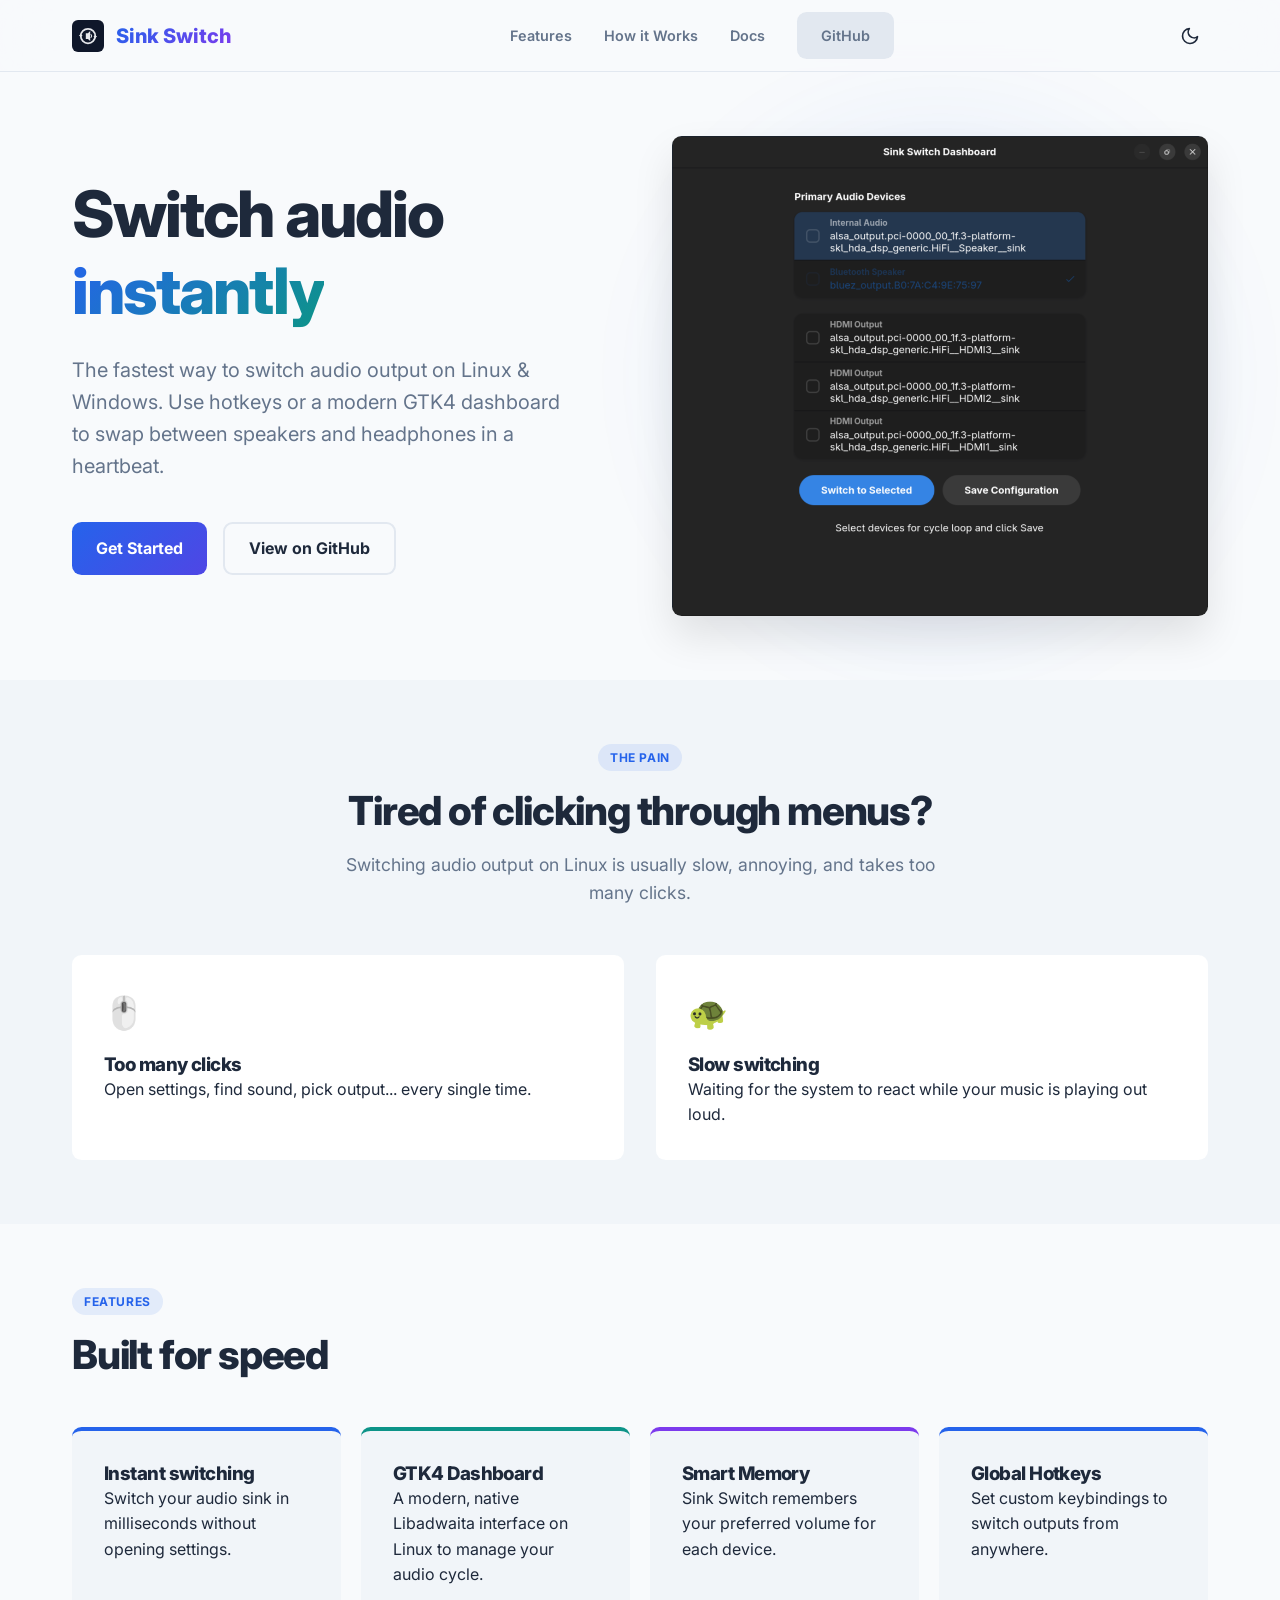
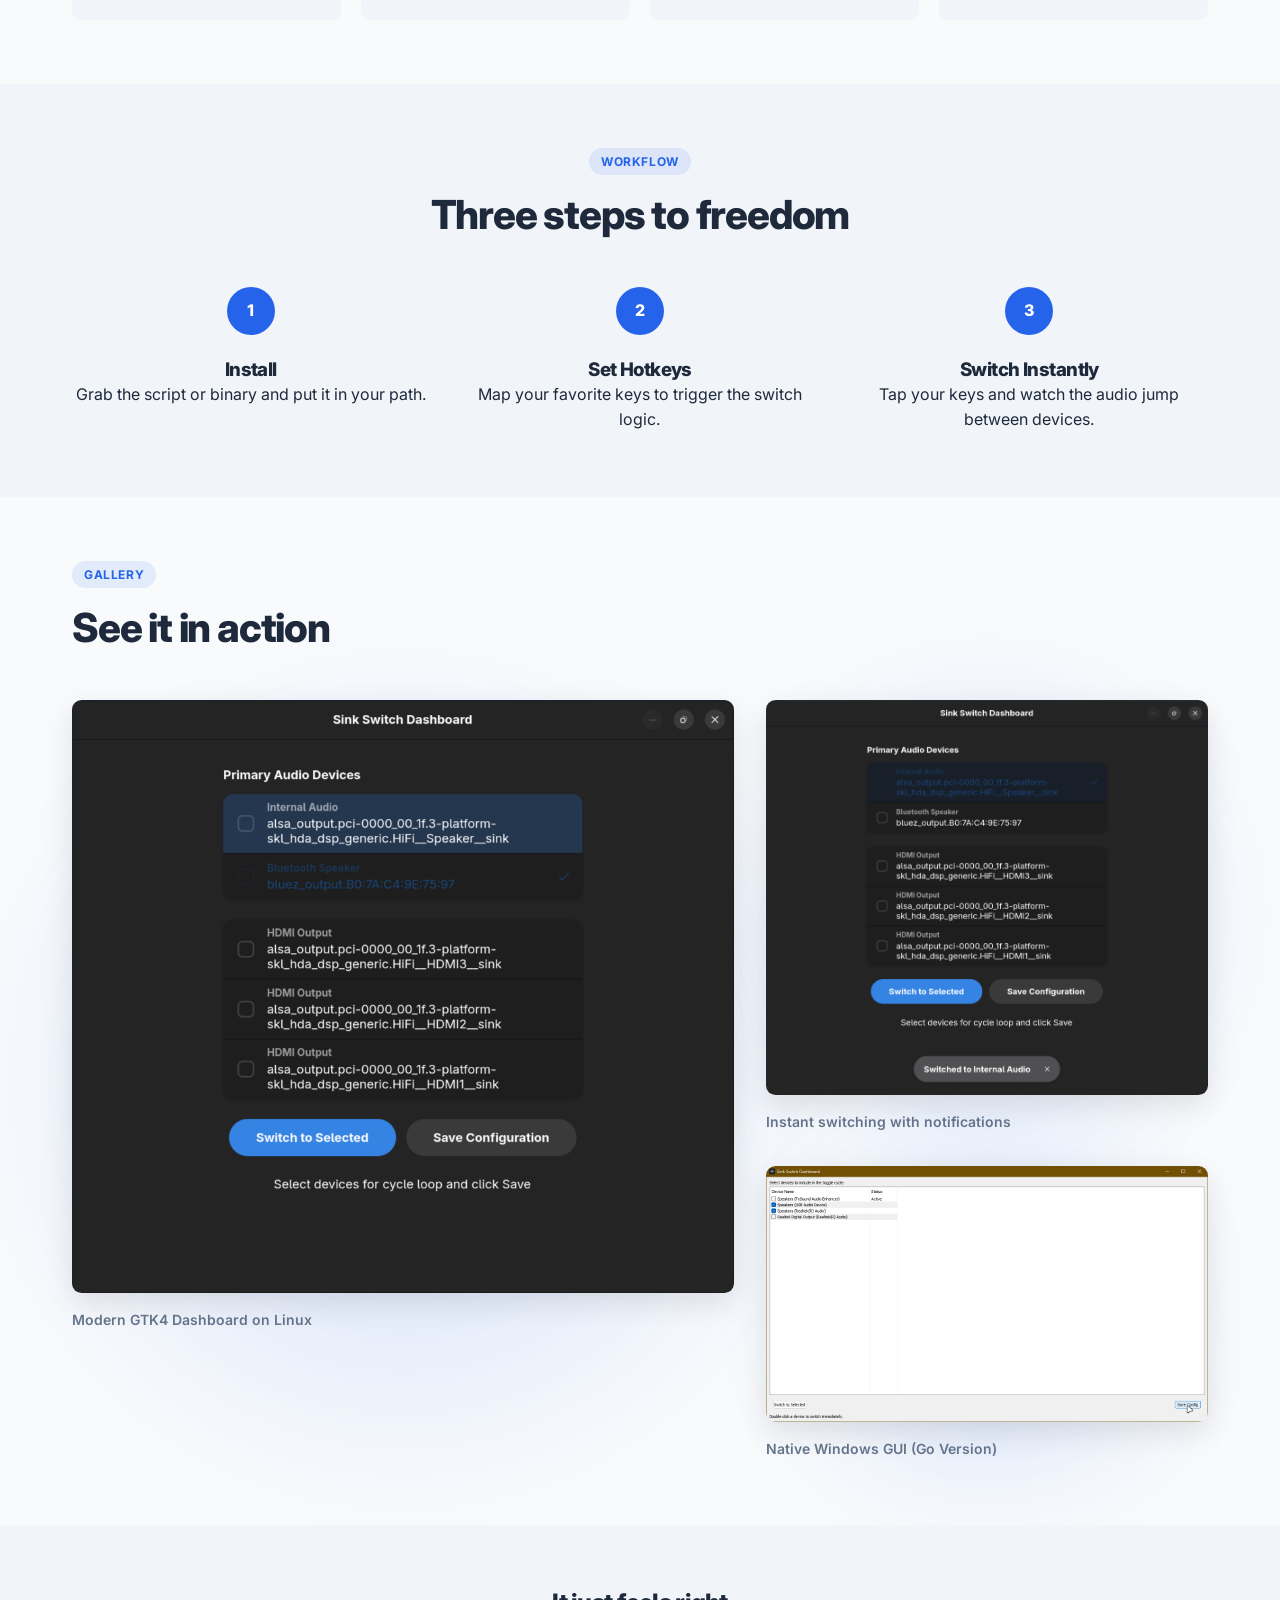
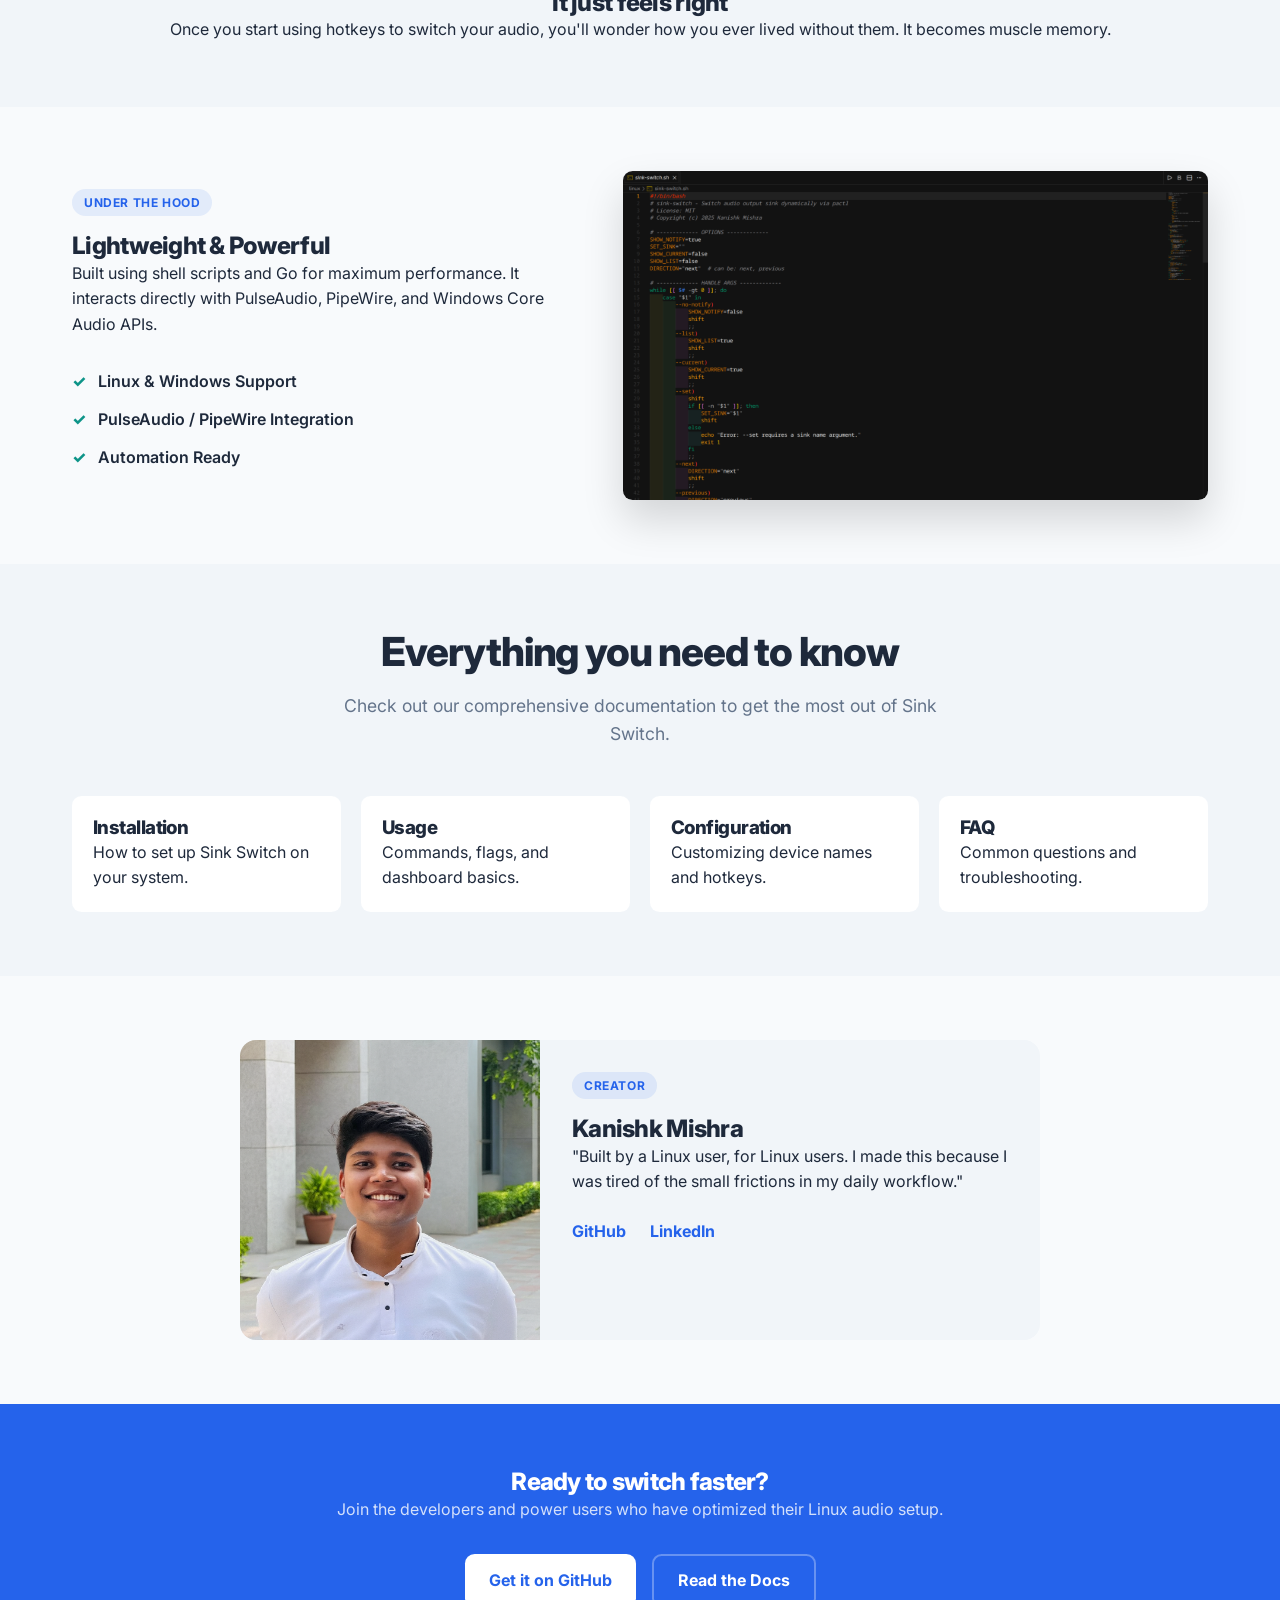
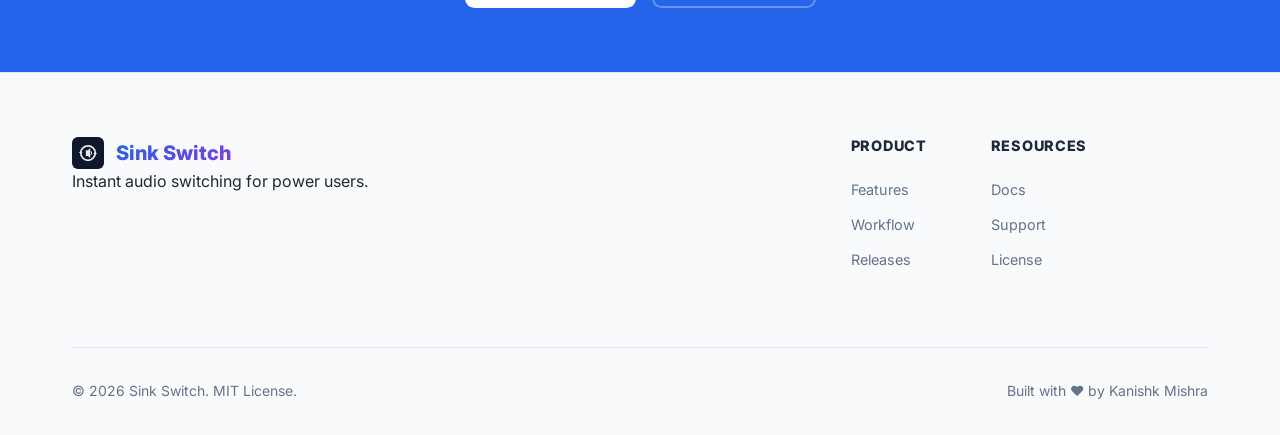
<file: site/index.html>
<!DOCTYPE html>
<html lang="en">
<head>
    <meta charset="UTF-8">
    <meta name="viewport" content="width=device-width, initial-scale=1.0">
    <title>Sink Switch | Instant Audio Switching</title>
    <link rel="icon" type="image/svg+xml" href="assets/logo.svg" class="favicon">
    <link rel="preconnect" href="https://fonts.googleapis.com">
    <link rel="preconnect" href="https://fonts.gstatic.com" crossorigin>
    <link href="https://fonts.googleapis.com/css2?family=Inter:wght@400;600;700;800&family=JetBrains+Mono&display=swap" rel="stylesheet">
    <link rel="stylesheet" href="style.css">
    <script>
        (function() {
            const theme = localStorage.getItem('theme') || (window.matchMedia('(prefers-color-scheme: dark)').matches ? 'dark' : 'light');
            if (theme === 'dark') document.documentElement.classList.add('dark-theme');
        })();
    </script>
</head>
<body>
    <header>
        <div class="container nav-container">
            <div class="logo">
                <img src="assets/logo.svg" alt="Sink Switch Logo" class="logo-img">
                <span class="logo-text">Sink Switch</span>
            </div>
            <nav class="desktop-nav">
                <a href="#features">Features</a>
                <a href="#how-it-works">How it Works</a>
                <a href="docs/getting-started/index.html">Docs</a>
                <a href="https://github.com/KanishkMishra143/Sink-Switch" class="btn btn-secondary">GitHub</a>
            </nav>
            <button id="theme-toggle" aria-label="Toggle Theme">
                <svg class="sun-icon" xmlns="http://www.w3.org/2000/svg" width="20" height="20" viewBox="0 0 24 24" fill="none" stroke="currentColor" stroke-width="2" stroke-linecap="round" stroke-linejoin="round"><circle cx="12" cy="12" r="5"/><line x1="12" y1="1" x2="12" y2="3"/><line x1="12" y1="21" x2="12" y2="23"/><line x1="4.22" y1="4.22" x2="5.64" y2="5.64"/><line x1="18.36" y1="18.36" x2="19.78" y2="19.78"/><line x1="1" y1="12" x2="3" y2="12"/><line x1="21" y1="12" x2="23" y2="12"/><line x1="4.22" y1="19.78" x2="5.64" y2="18.36"/><line x1="18.36" y1="5.64" x2="19.78" y2="4.22"/></svg>
                <svg class="moon-icon" xmlns="http://www.w3.org/2000/svg" width="20" height="20" viewBox="0 0 24 24" fill="none" stroke="currentColor" stroke-width="2" stroke-linecap="round" stroke-linejoin="round"><path d="M21 12.79A9 9 0 1 1 11.21 3 7 7 0 0 0 21 12.79z"/></svg>
            </button>
            <button id="mobile-menu-toggle" aria-label="Toggle Menu">
                <span></span>
                <span></span>
                <span></span>
            </button>
        </div>
    </header>

    <main>
        <!-- Hero Section -->
        <section class="hero section-spacing">
            <div class="container">
                <div class="hero-content">
                    <h1 class="hero-headline">Switch audio <span class="accent-text">instantly</span></h1>
                    <p class="hero-subheadline">The fastest way to switch audio output on Linux & Windows. Use hotkeys or a modern GTK4 dashboard to swap between speakers and headphones in a heartbeat.</p>
                    <div class="hero-ctas">
                        <a href="#how-it-works" class="btn btn-primary">Get Started</a>
                        <a href="https://github.com/KanishkMishra143/Sink-Switch" class="btn btn-outline">View on GitHub</a>
                    </div>
                </div>
                <div class="hero-visual halo-effect">
                    <img src="assets/linux_gui.png" alt="Sink Switch Linux GTK4 Dashboard" class="hero-image">
                </div>
            </div>
        </section>

        <!-- Problem Section -->
        <section class="problem section-spacing bg-low">
            <div class="container">
                <div class="section-header center">
                    <span class="badge">The Pain</span>
                    <h2>Tired of clicking through menus?</h2>
                    <p>Switching audio output on Linux is usually slow, annoying, and takes too many clicks.</p>
                </div>
                <div class="problem-grid">
                    <div class="problem-card">
                        <div class="icon">🖱️</div>
                        <h3>Too many clicks</h3>
                        <p>Open settings, find sound, pick output... every single time.</p>
                    </div>
                    <div class="problem-card">
                        <div class="icon">🐢</div>
                        <h3>Slow switching</h3>
                        <p>Waiting for the system to react while your music is playing out loud.</p>
                    </div>
                </div>
            </div>
        </section>

        <!-- Features Grid -->
        <section id="features" class="features section-spacing">
            <div class="container">
                <div class="section-header">
                    <span class="badge">Features</span>
                    <h2>Built for speed</h2>
                </div>
                <div class="features-grid">
                    <div class="feature-card accent-primary">
                        <h3>Instant switching</h3>
                        <p>Switch your audio sink in milliseconds without opening settings.</p>
                    </div>
                    <div class="feature-card accent-secondary">
                        <h3>GTK4 Dashboard</h3>
                        <p>A modern, native Libadwaita interface on Linux to manage your audio cycle.</p>
                    </div>
                    <div class="feature-card accent-tertiary">
                        <h3>Smart Memory</h3>
                        <p>Sink Switch remembers your preferred volume for each device.</p>
                    </div>
                    <div class="feature-card accent-primary">
                        <h3>Global Hotkeys</h3>
                        <p>Set custom keybindings to switch outputs from anywhere.</p>
                    </div>
                </div>
            </div>
        </section>

        <!-- How It Works -->
        <section id="how-it-works" class="how-it-works section-spacing bg-low">
            <div class="container">
                <div class="section-header center">
                    <span class="badge">Workflow</span>
                    <h2>Three steps to freedom</h2>
                </div>
                <div class="steps-grid">
                    <div class="step">
                        <div class="step-num">1</div>
                        <h3>Install</h3>
                        <p>Grab the script or binary and put it in your path.</p>
                    </div>
                    <div class="step">
                        <div class="step-num">2</div>
                        <h3>Set Hotkeys</h3>
                        <p>Map your favorite keys to trigger the switch logic.</p>
                    </div>
                    <div class="step">
                        <div class="step-num">3</div>
                        <h3>Switch Instantly</h3>
                        <p>Tap your keys and watch the audio jump between devices.</p>
                    </div>
                </div>
            </div>
        </section>

        <!-- Screenshots / Demo -->
        <section class="screenshots section-spacing">
            <div class="container">
                <div class="section-header">
                    <span class="badge">Gallery</span>
                    <h2>See it in action</h2>
                </div>
                <div class="screenshots-grid">
                    <div class="screenshot-item halo-effect">
                        <img src="assets/linux_gui.png" alt="Linux GTK4 Dashboard UI">
                        <p class="caption">Modern GTK4 Dashboard on Linux</p>
                    </div>
                    <div class="screenshot-item halo-effect">
                        <img src="assets/linux_switched_to_internal_audio.png" alt="Linux Notification">
                        <p class="caption">Instant switching with notifications</p>
                    </div>
                    <div class="screenshot-item halo-effect">
                        <img src="assets/sink_switch_configuration.png" alt="Windows Go Version">
                        <p class="caption">Native Windows GUI (Go Version)</p>
                    </div>
                </div>
            </div>
        </section>

        <!-- Experience Section -->
        <section class="experience section-spacing bg-low">
            <div class="container">
                <div class="experience-content center">
                    <h2>It just feels right</h2>
                    <p>Once you start using hotkeys to switch your audio, you'll wonder how you ever lived without them. It becomes muscle memory.</p>
                </div>
            </div>
        </section>

        <!-- Light Tech Section -->
        <section class="tech section-spacing">
            <div class="container">
                <div class="tech-grid">
                    <div class="tech-info">
                        <span class="badge">Under the hood</span>
                        <h2>Lightweight & Powerful</h2>
                        <p>Built using shell scripts and Go for maximum performance. It interacts directly with PulseAudio, PipeWire, and Windows Core Audio APIs.</p>
                        <ul class="tech-list">
                            <li>Linux & Windows Support</li>
                            <li>PulseAudio / PipeWire Integration</li>
                            <li>Automation Ready</li>
                        </ul>
                    </div>
                    <div class="tech-visual">
                        <img src="assets/linux_version_sink_switch.png" alt="Code Screenshot" class="code-img">
                    </div>
                </div>
            </div>
        </section>

        <!-- Docs Preview Section -->
        <section class="docs-preview section-spacing bg-low">
            <div class="container">
                <div class="section-header center">
                    <h2>Everything you need to know</h2>
                    <p>Check out our comprehensive documentation to get the most out of Sink Switch.</p>
                </div>
                <div class="docs-grid">
                    <a href="docs/installation/index.html" class="docs-card">
                        <h3>Installation</h3>
                        <p>How to set up Sink Switch on your system.</p>
                    </a>
                    <a href="docs/usage/index.html" class="docs-card">
                        <h3>Usage</h3>
                        <p>Commands, flags, and dashboard basics.</p>
                    </a>
                    <a href="docs/configuration/index.html" class="docs-card">
                        <h3>Configuration</h3>
                        <p>Customizing device names and hotkeys.</p>
                    </a>
                    <a href="docs/faq/index.html" class="docs-card">
                        <h3>FAQ</h3>
                        <p>Common questions and troubleshooting.</p>
                    </a>
                </div>
            </div>
        </section>

        <!-- Creator Section -->
        <section class="creator section-spacing">
            <div class="container">
                <div class="creator-card">
                    <div class="creator-image">
                        <img src="assets/profile.png" alt="Kanishk Mishra">
                    </div>
                    <div class="creator-info">
                        <span class="badge">Creator</span>
                        <h2>Kanishk Mishra</h2>
                        <p>"Built by a Linux user, for Linux users. I made this because I was tired of the small frictions in my daily workflow."</p>
                        <div class="social-links">
                            <a href="https://github.com/KanishkMishra143">GitHub</a>
                            <a href="https://www.linkedin.com/in/kanishk-kumar-83603b194/">LinkedIn</a>
                        </div>
                    </div>
                </div>
            </div>
        </section>

        <!-- Final CTA Section -->
        <section class="final-cta section-spacing bg-primary">
            <div class="container center">
                <h2 class="text-white">Ready to switch faster?</h2>
                <p class="text-white-muted">Join the developers and power users who have optimized their Linux audio setup.</p>
                <div class="hero-ctas">
                    <a href="https://github.com/KanishkMishra143/Sink-Switch" class="btn btn-white">Get it on GitHub</a>
                    <a href="docs/getting-started/index.html" class="btn btn-white-outline">Read the Docs</a>
                </div>
            </div>
        </section>
    </main>

    <footer>
        <div class="container">
            <div class="footer-grid">
                <div class="footer-brand">
                    <div class="logo">
                        <img src="assets/logo.svg" alt="Sink Switch Logo" class="logo-img">
                        <span class="logo-text">Sink Switch</span>
                    </div>
                    <p>Instant audio switching for power users.</p>
                </div>
                <div class="footer-links">
                    <div class="link-group">
                        <h4>Product</h4>
                        <a href="#features">Features</a>
                        <a href="#how-it-works">Workflow</a>
                        <a href="https://github.com/KanishkMishra143/Sink-Switch">Releases</a>
                    </div>
                    <div class="link-group">
                        <h4>Resources</h4>
                        <a href="docs/getting-started/index.html">Docs</a>
                        <a href="https://github.com/KanishkMishra143/Sink-Switch/issues">Support</a>
                        <a href="https://github.com/KanishkMishra143/Sink-Switch/blob/master/LICENSE">License</a>
                    </div>
                </div>
            </div>
            <div class="footer-bottom">
                <p>&copy; 2026 Sink Switch. MIT License.</p>
                <p>Built with ❤️ by Kanishk Mishra</p>
            </div>
        </div>
    </footer>

    <script src="script.js"></script>
</body>
</html>
</file>
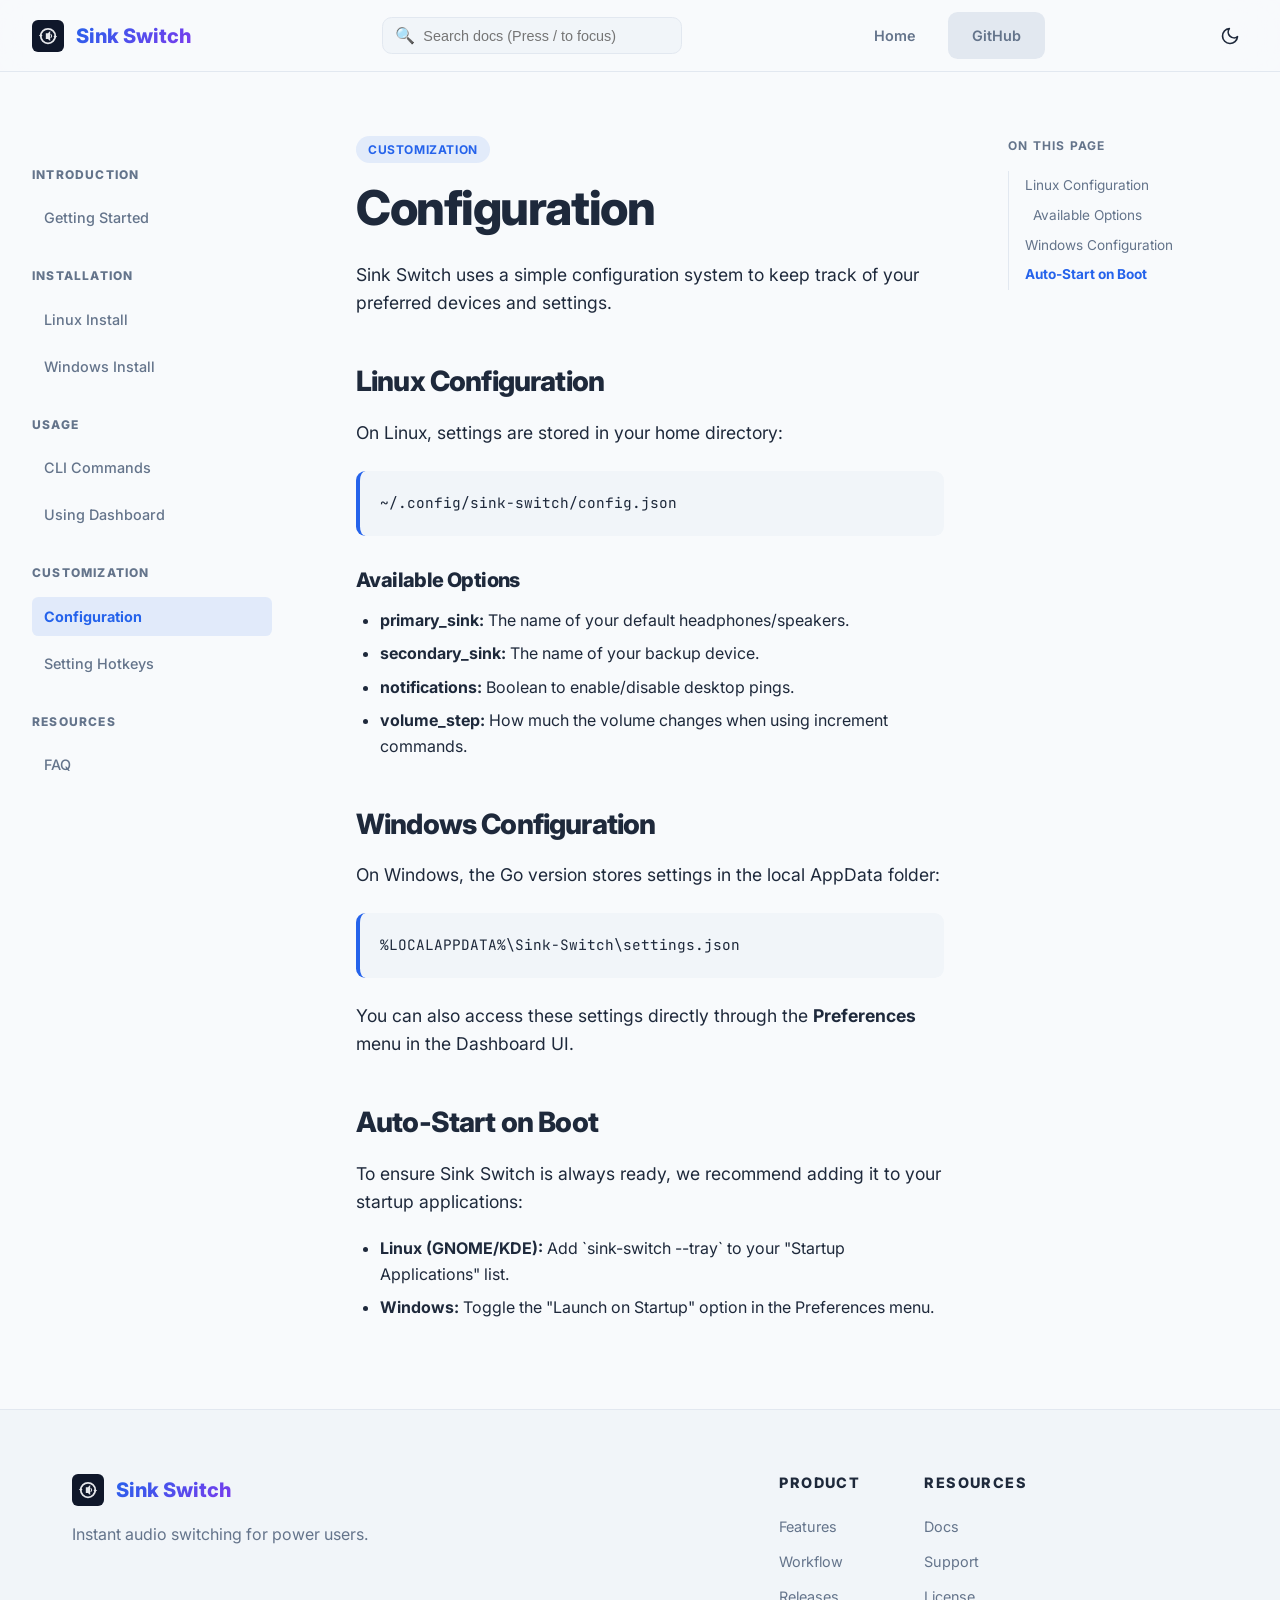
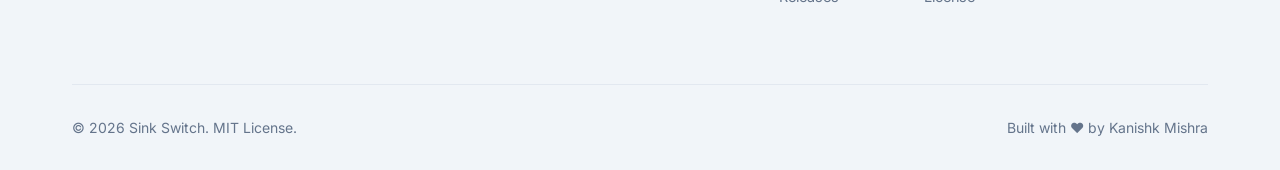
<file: site/docs/configuration/index.html>
<!DOCTYPE html>
<html lang="en">
<head>
    <meta charset="UTF-8">
    <meta name="viewport" content="width=device-width, initial-scale=1.0">
    <title>Configuration - Sink Switch Docs</title>
        <link rel="icon" type="image/svg+xml" href="../../assets/logo.svg" class="favicon">

    <link rel="preconnect" href="https://fonts.googleapis.com">
    <link rel="preconnect" href="https://fonts.gstatic.com" crossorigin>
    <link href="https://fonts.googleapis.com/css2?family=Inter:wght@400;600;700;800&family=JetBrains+Mono&display=swap" rel="stylesheet">
    <link rel="stylesheet" href="../../style.css">
    <link rel="stylesheet" href="../docs-style.css">
    <script>
        (function() {
            const theme = localStorage.getItem('theme') || (window.matchMedia('(prefers-color-scheme: dark)').matches ? 'dark' : 'light');
            if (theme === 'dark') document.documentElement.classList.add('dark-theme');
        })();
    </script>
</head>
<body class="docs-body">
    <header>
        <div class="container nav-container">
            <button id="mobile-menu-btn" class="mobile-menu-btn" aria-label="Open Menu">
                <svg xmlns="http://www.w3.org/2000/svg" width="24" height="24" viewBox="0 0 24 24" fill="none" stroke="currentColor" stroke-width="2" stroke-linecap="round" stroke-linejoin="round"><line x1="3" y1="12" x2="21" y2="12"></line><line x1="3" y1="6" x2="21" y2="6"></line><line x1="3" y1="18" x2="21" y2="18"></line></svg>
            </button>
            <div class="logo">
                <a href="../../index.html" class="logo">
                    <img src="../../assets/logo.svg" alt="Sink Switch Logo" class="logo-img">
                    <span class="logo-text">Sink Switch</span>
                </a>
            </div>
            <div class="docs-search-container">
                <span class="search-icon">🔍</span>
                <input type="text" class="docs-search-input" id="docs-search" placeholder="Search docs (Press / to focus)">
            </div>
            <nav class="desktop-nav">
                <a href="../../index.html">Home</a>
                <a href="https://github.com/KanishkMishra143/Sink-Switch/" class="btn btn-secondary">GitHub</a>
            </nav>
            <button id="theme-toggle" aria-label="Toggle Theme">
                <svg class="sun-icon" xmlns="http://www.w3.org/2000/svg" width="20" height="20" viewBox="0 0 24 24" fill="none" stroke="currentColor" stroke-width="2" stroke-linecap="round" stroke-linejoin="round"><circle cx="12" cy="12" r="5"/><line x1="12" y1="1" x2="12" y2="3"/><line x1="12" y1="21" x2="12" y2="23"/><line x1="4.22" y1="4.22" x2="5.64" y2="5.64"/><line x1="18.36" y1="18.36" x2="19.78" y2="19.78"/><line x1="1" y1="12" x2="3" y2="12"/><line x1="21" y1="12" x2="23" y2="12"/><line x1="4.22" y1="19.78" x2="5.64" y2="18.36"/><line x1="18.36" y1="5.64" x2="19.78" y2="4.22"/></svg>
                <svg class="moon-icon" xmlns="http://www.w3.org/2000/svg" width="20" height="20" viewBox="0 0 24 24" fill="none" stroke="currentColor" stroke-width="2" stroke-linecap="round" stroke-linejoin="round"><path d="M21 12.79A9 9 0 1 1 11.21 3 7 7 0 0 0 21 12.79z"/></svg>
            </button>
        </div>
    </header>

    <div id="search-modal" class="search-modal">
        <div class="search-modal-content">
            <div class="search-results-list" id="search-results"></div>
        </div>
    </div>

    <div class="docs-container">
        <aside class="docs-sidebar">
            <nav class="sidebar-nav">
                <h4>Introduction</h4>
                <ul>
                    <li><a href="../getting-started/index.html">Getting Started</a></li>
                </ul>
                <h4>Installation</h4>
                <ul>
                    <li><a href="../installation/index.html">Linux Install</a></li>
                    <li><a href="../installation/windows.html">Windows Install</a></li>
                </ul>
                <h4>Usage</h4>
                <ul>
                    <li><a href="../usage/index.html">CLI Commands</a></li>
                    <li><a href="../usage/dashboard.html">Using Dashboard</a></li>
                </ul>
                <h4>Customization</h4>
                <ul>
                    <li><a href="index.html" class="active">Configuration</a></li>
                    <li><a href="hotkeys.html">Setting Hotkeys</a></li>
                </ul>
                <h4>Resources</h4>
                <ul>
                    <li><a href="../faq/index.html">FAQ</a></li>
                </ul>
            </nav>
        </aside>

        <main class="docs-content">
            <span class="badge">Customization</span>
            <h1>Configuration</h1>
            <p>Sink Switch uses a simple configuration system to keep track of your preferred devices and settings.</p>

            <h2 id="linux-config">Linux Configuration</h2>
            <p>On Linux, settings are stored in your home directory:</p>
            <pre><code>~/.config/sink-switch/config.json</code></pre>
            
            <h3 id="available-options">Available Options</h3>
            <ul>
                <li><strong>primary_sink:</strong> The name of your default headphones/speakers.</li>
                <li><strong>secondary_sink:</strong> The name of your backup device.</li>
                <li><strong>notifications:</strong> Boolean to enable/disable desktop pings.</li>
                <li><strong>volume_step:</strong> How much the volume changes when using increment commands.</li>
            </ul>

            <h2 id="windows-config">Windows Configuration</h2>
            <p>On Windows, the Go version stores settings in the local AppData folder:</p>
            <pre><code>%LOCALAPPDATA%\Sink-Switch\settings.json</code></pre>
            
            <p>You can also access these settings directly through the <strong>Preferences</strong> menu in the Dashboard UI.</p>

            <h2 id="auto-start">Auto-Start on Boot</h2>
            <p>To ensure Sink Switch is always ready, we recommend adding it to your startup applications:</p>
            <ul>
                <li><strong>Linux (GNOME/KDE):</strong> Add `sink-switch --tray` to your "Startup Applications" list.</li>
                <li><strong>Windows:</strong> Toggle the "Launch on Startup" option in the Preferences menu.</li>
            </ul>
        </main>

        <aside class="docs-navigator">
            <div class="navigator-title">On This Page</div>
            <ul class="navigator-list" id="navigator-list"></ul>
        </aside>
    </div>

    <footer class="docs-footer">
        <div class="container">
            <div class="footer-grid">
                <div class="footer-brand">
                    <div class="logo">
                        <img src="../../assets/logo.svg" alt="Sink Switch Logo" class="logo-img">
                        <span class="logo-text">Sink Switch</span>
                    </div>
                    <p>Instant audio switching for power users.</p>
                </div>
                <div class="footer-links">
                    <div class="link-group">
                        <h4>Product</h4>
                        <a href="../../index.html#features">Features</a>
                        <a href="../../index.html#how-it-works">Workflow</a>
                        <a href="https://github.com/KanishkMishra143/Sink-Switch">Releases</a>
                    </div>
                    <div class="link-group">
                        <h4>Resources</h4>
                        <a href="../getting-started/index.html">Docs</a>
                        <a href="https://github.com/KanishkMishra143/Sink-Switch/issues">Support</a>
                        <a href="https://github.com/KanishkMishra143/Sink-Switch/blob/master/LICENSE">License</a>
                    </div>
                </div>
            </div>
            <div class="footer-bottom">
                <p>&copy; 2026 Sink Switch. MIT License.</p>
                <p>Built with ❤️ by Kanishk Mishra</p>
            </div>
        </div>
    </footer>

    <script src="../../script.js"></script>
    <script src="../docs-script.js"></script>
</body>
</html>
</file>
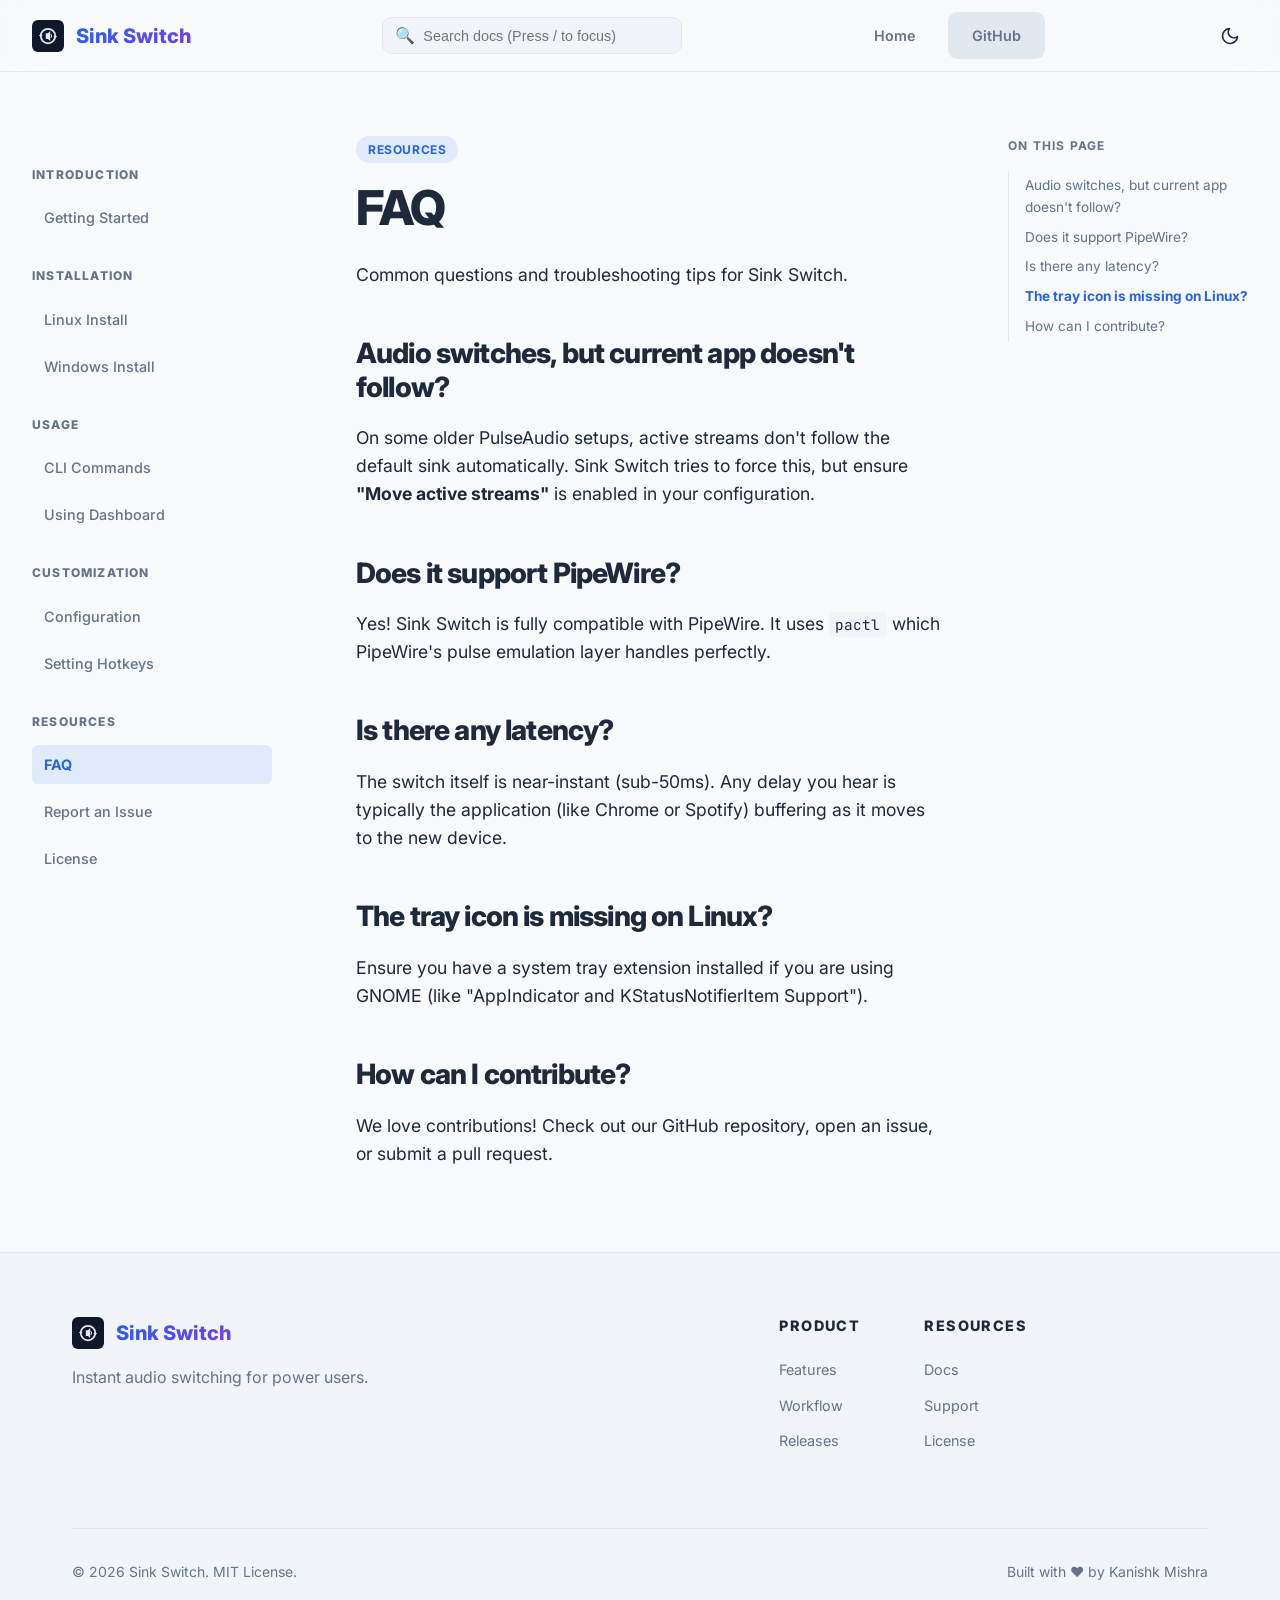
<file: site/docs/faq/index.html>
<!DOCTYPE html>
<html lang="en">
<head>
    <meta charset="UTF-8">
    <meta name="viewport" content="width=device-width, initial-scale=1.0">
    <title>FAQ - Sink Switch Docs</title>
    <link rel="icon" type="image/svg+xml" href="../../assets/logo.svg" class="favicon">
    <link rel="preconnect" href="https://fonts.googleapis.com">
    <link rel="preconnect" href="https://fonts.gstatic.com" crossorigin>
    <link href="https://fonts.googleapis.com/css2?family=Inter:wght@400;600;700;800&family=JetBrains+Mono&display=swap" rel="stylesheet">
    <link rel="stylesheet" href="../../style.css">
    <link rel="stylesheet" href="../docs-style.css">
    <script>
        (function() {
            const theme = localStorage.getItem('theme') || (window.matchMedia('(prefers-color-scheme: dark)').matches ? 'dark' : 'light');
            if (theme === 'dark') document.documentElement.classList.add('dark-theme');
        })();
    </script>
</head>
<body class="docs-body">
    <header>
        <div class="container nav-container">
            <button id="mobile-menu-btn" class="mobile-menu-btn" aria-label="Open Menu">
                <svg xmlns="http://www.w3.org/2000/svg" width="24" height="24" viewBox="0 0 24 24" fill="none" stroke="currentColor" stroke-width="2" stroke-linecap="round" stroke-linejoin="round"><line x1="3" y1="12" x2="21" y2="12"></line><line x1="3" y1="6" x2="21" y2="6"></line><line x1="3" y1="18" x2="21" y2="18"></line></svg>
            </button>
            <div class="logo">
                <a href="../../index.html" class="logo">
                    <img src="../../assets/logo.svg" alt="Sink Switch Logo" class="logo-img">
                    <span class="logo-text">Sink Switch</span>
                </a>
            </div>
            <div class="docs-search-container">
                <span class="search-icon">🔍</span>
                <input type="text" class="docs-search-input" id="docs-search" placeholder="Search docs (Press / to focus)">
            </div>
            <nav class="desktop-nav">
                <a href="../../index.html">Home</a>
                <a href="https://github.com/KanishkMishra143/Sink-Switch/" class="btn btn-secondary">GitHub</a>
            </nav>
            <button id="theme-toggle" aria-label="Toggle Theme">
                <svg class="sun-icon" xmlns="http://www.w3.org/2000/svg" width="20" height="20" viewBox="0 0 24 24" fill="none" stroke="currentColor" stroke-width="2" stroke-linecap="round" stroke-linejoin="round"><circle cx="12" cy="12" r="5"/><line x1="12" y1="1" x2="12" y2="3"/><line x1="12" y1="21" x2="12" y2="23"/><line x1="4.22" y1="4.22" x2="5.64" y2="5.64"/><line x1="18.36" y1="18.36" x2="19.78" y2="19.78"/><line x1="1" y1="12" x2="3" y2="12"/><line x1="21" y1="12" x2="23" y2="12"/><line x1="4.22" y1="19.78" x2="5.64" y2="18.36"/><line x1="18.36" y1="5.64" x2="19.78" y2="4.22"/></svg>
                <svg class="moon-icon" xmlns="http://www.w3.org/2000/svg" width="20" height="20" viewBox="0 0 24 24" fill="none" stroke="currentColor" stroke-width="2" stroke-linecap="round" stroke-linejoin="round"><path d="M21 12.79A9 9 0 1 1 11.21 3 7 7 0 0 0 21 12.79z"/></svg>
            </button>
        </div>
    </header>

    <div id="search-modal" class="search-modal">
        <div class="search-modal-content">
            <div class="search-results-list" id="search-results"></div>
        </div>
    </div>

    <div class="docs-container">
        <aside class="docs-sidebar">
            <nav class="sidebar-nav">
                <h4>Introduction</h4>
                <ul>
                    <li><a href="../getting-started/index.html">Getting Started</a></li>
                </ul>
                <h4>Installation</h4>
                <ul>
                    <li><a href="../installation/index.html">Linux Install</a></li>
                    <li><a href="../installation/windows.html">Windows Install</a></li>
                </ul>
                <h4>Usage</h4>
                <ul>
                    <li><a href="../usage/index.html">CLI Commands</a></li>
                    <li><a href="../usage/dashboard.html">Using Dashboard</a></li>
                </ul>
                <h4>Customization</h4>
                <ul>
                    <li><a href="../configuration/index.html">Configuration</a></li>
                    <li><a href="../configuration/hotkeys.html">Setting Hotkeys</a></li>
                </ul>
                <h4>Resources</h4>
                <ul>
                    <li><a href="index.html" class="active">FAQ</a></li>
                    <li><a href="https://github.com/KanishkMishra143/Sink-Switch/issues">Report an Issue</a></li>
                    <li><a href="https://github.com/KanishkMishra143/Sink-Switch/blob/master/LICENSE">License</a></li>
                </ul>
            </nav>
        </aside>

        <main class="docs-content">
            <span class="badge">Resources</span>
            <h1>FAQ</h1>
            <p>Common questions and troubleshooting tips for Sink Switch.</p>

            <h2 id="does-not-switch">Audio switches, but current app doesn't follow?</h2>
            <p>On some older PulseAudio setups, active streams don't follow the default sink automatically. Sink Switch tries to force this, but ensure <strong>"Move active streams"</strong> is enabled in your configuration.</p>

            <h2 id="pipewire-support">Does it support PipeWire?</h2>
            <p>Yes! Sink Switch is fully compatible with PipeWire. It uses <code>pactl</code> which PipeWire's pulse emulation layer handles perfectly.</p>

            <h2 id="latency">Is there any latency?</h2>
            <p>The switch itself is near-instant (sub-50ms). Any delay you hear is typically the application (like Chrome or Spotify) buffering as it moves to the new device.</p>

            <h2 id="tray-icon">The tray icon is missing on Linux?</h2>
            <p>Ensure you have a system tray extension installed if you are using GNOME (like "AppIndicator and KStatusNotifierItem Support").</p>

            <h2 id="contribute">How can I contribute?</h2>
            <p>We love contributions! Check out our GitHub repository, open an issue, or submit a pull request.</p>
        </main>

        <aside class="docs-navigator">
            <div class="navigator-title">On This Page</div>
            <ul class="navigator-list" id="navigator-list"></ul>
        </aside>
    </div>

    <footer class="docs-footer">
        <div class="container">
            <div class="footer-grid">
                <div class="footer-brand">
                    <div class="logo">
                        <img src="../../assets/logo.svg" alt="Sink Switch Logo" class="logo-img">
                        <span class="logo-text">Sink Switch</span>
                    </div>
                    <p>Instant audio switching for power users.</p>
                </div>
                <div class="footer-links">
                    <div class="link-group">
                        <h4>Product</h4>
                        <a href="../../index.html#features">Features</a>
                        <a href="../../index.html#how-it-works">Workflow</a>
                        <a href="https://github.com/KanishkMishra143/Sink-Switch">Releases</a>
                    </div>
                    <div class="link-group">
                        <h4>Resources</h4>
                        <a href="../getting-started/index.html">Docs</a>
                        <a href="https://github.com/KanishkMishra143/Sink-Switch/issues">Support</a>
                        <a href="https://github.com/KanishkMishra143/Sink-Switch/blob/master/LICENSE">License</a>
                    </div>
                </div>
            </div>
            <div class="footer-bottom">
                <p>&copy; 2026 Sink Switch. MIT License.</p>
                <p>Built with ❤️ by Kanishk Mishra</p>
            </div>
        </div>
    </footer>

    <script src="../../script.js"></script>
    <script src="../docs-script.js"></script>
</body>
</html>
</file>
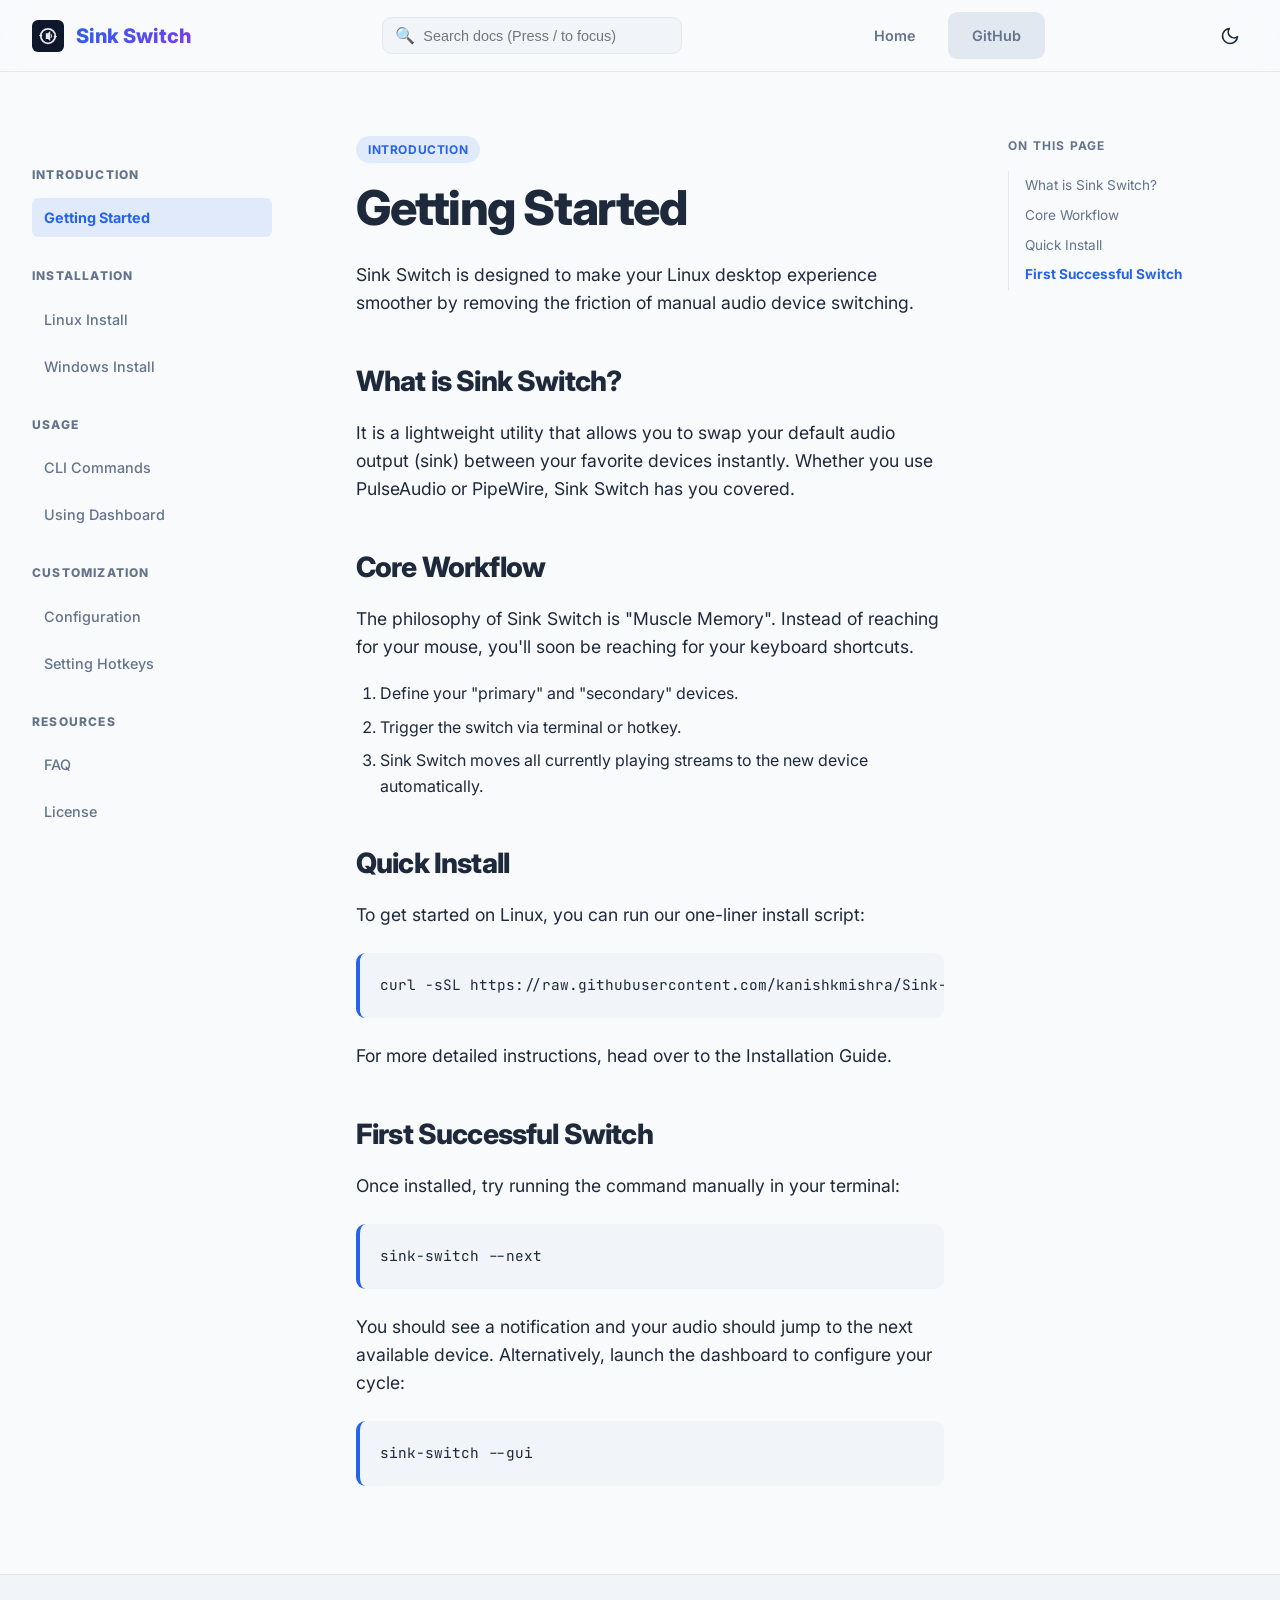
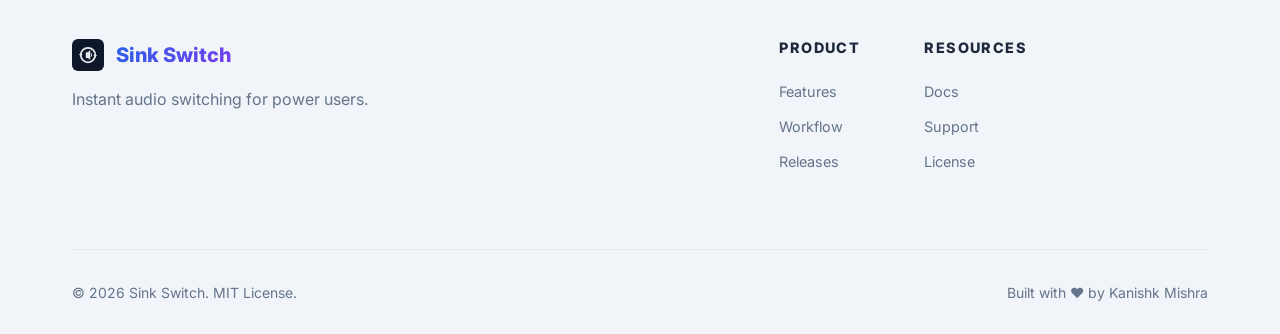
<file: site/docs/getting-started/index.html>
<!DOCTYPE html>
<html lang="en">
<head>
    <meta charset="UTF-8">
    <meta name="viewport" content="width=device-width, initial-scale=1.0">
    <title>Getting Started - Sink Switch Docs</title>
    <link rel="icon" type="image/svg+xml" href="../../assets/logo.svg" class="favicon">
    <link rel="preconnect" href="https://fonts.googleapis.com">
    <link rel="preconnect" href="https://fonts.gstatic.com" crossorigin>
    <link href="https://fonts.googleapis.com/css2?family=Inter:wght@400;600;700;800&family=JetBrains+Mono&display=swap" rel="stylesheet">
    <link rel="stylesheet" href="../../style.css">
    <link rel="stylesheet" href="../docs-style.css">
    <script>
        (function() {
            const theme = localStorage.getItem('theme') || (window.matchMedia('(prefers-color-scheme: dark)').matches ? 'dark' : 'light');
            if (theme === 'dark') document.documentElement.classList.add('dark-theme');
        })();
    </script>
</head>
<body class="docs-body">
    <header>
        <div class="container nav-container">
            <button id="mobile-menu-btn" class="mobile-menu-btn" aria-label="Open Menu">
                <svg xmlns="http://www.w3.org/2000/svg" width="24" height="24" viewBox="0 0 24 24" fill="none" stroke="currentColor" stroke-width="2" stroke-linecap="round" stroke-linejoin="round"><line x1="3" y1="12" x2="21" y2="12"></line><line x1="3" y1="6" x2="21" y2="6"></line><line x1="3" y1="18" x2="21" y2="18"></line></svg>
            </button>
            <div class="logo">
                <a href="../../index.html" class="logo">
                    <img src="../../assets/logo.svg" alt="Sink Switch Logo" class="logo-img">
                    <span class="logo-text">Sink Switch</span>
                </a>
            </div>

            
            <div class="docs-search-container">
                <span class="search-icon">🔍</span>
                <input type="text" class="docs-search-input" id="docs-search" placeholder="Search docs (Press / to focus)">
            </div>

            <nav class="desktop-nav">
                <a href="../../index.html">Home</a>
                <a href="https://github.com/KanishkMishra143/Sink-Switch/" class="btn btn-secondary">GitHub</a>
            </nav>
            <button id="theme-toggle" aria-label="Toggle Theme">
                <svg class="sun-icon" xmlns="http://www.w3.org/2000/svg" width="20" height="20" viewBox="0 0 24 24" fill="none" stroke="currentColor" stroke-width="2" stroke-linecap="round" stroke-linejoin="round"><circle cx="12" cy="12" r="5"/><line x1="12" y1="1" x2="12" y2="3"/><line x1="12" y1="21" x2="12" y2="23"/><line x1="4.22" y1="4.22" x2="5.64" y2="5.64"/><line x1="18.36" y1="18.36" x2="19.78" y2="19.78"/><line x1="1" y1="12" x2="3" y2="12"/><line x1="21" y1="12" x2="23" y2="12"/><line x1="4.22" y1="19.78" x2="5.64" y2="18.36"/><line x1="18.36" y1="5.64" x2="19.78" y2="4.22"/></svg>
                <svg class="moon-icon" xmlns="http://www.w3.org/2000/svg" width="20" height="20" viewBox="0 0 24 24" fill="none" stroke="currentColor" stroke-width="2" stroke-linecap="round" stroke-linejoin="round"><path d="M21 12.79A9 9 0 1 1 11.21 3 7 7 0 0 0 21 12.79z"/></svg>
            </button>
        </div>
    </header>

    <div id="search-modal" class="search-modal">
        <div class="search-modal-content">
            <div class="search-results-list" id="search-results">
                <!-- Results populated by JS -->
            </div>
        </div>
    </div>

    <div class="docs-container">
        <aside class="docs-sidebar">
            <nav class="sidebar-nav">
                <h4>Introduction</h4>
                <ul>
                    <li><a href="index.html" class="active">Getting Started</a></li>
                </ul>
                <h4>Installation</h4>
                <ul>
                    <li><a href="../installation/index.html">Linux Install</a></li>
                    <li><a href="../installation/windows.html">Windows Install</a></li>
                </ul>
                <h4>Usage</h4>
                <ul>
                    <li><a href="../usage/index.html">CLI Commands</a></li>
                    <li><a href="../usage/dashboard.html">Using Dashboard</a></li>
                </ul>
                <h4>Customization</h4>
                <ul>
                    <li><a href="../configuration/index.html">Configuration</a></li>
                    <li><a href="../configuration/hotkeys.html">Setting Hotkeys</a></li>
                </ul>
                <h4>Resources</h4>
                <ul>
                    <li><a href="../faq/index.html">FAQ</a></li>
                    <li><a href="https://github.com/kanishkmishra/Sink-Switch/blob/master/LICENSE">License</a></li>
                </ul>
            </nav>
        </aside>

        <main class="docs-content">
            <span class="badge">Introduction</span>
            <h1>Getting Started</h1>
            <p>Sink Switch is designed to make your Linux desktop experience smoother by removing the friction of manual audio device switching.</p>

            <h2 id="what-is-sink-switch">What is Sink Switch?</h2>

            <p>It is a lightweight utility that allows you to swap your default audio output (sink) between your favorite devices instantly. Whether you use PulseAudio or PipeWire, Sink Switch has you covered.</p>

            <h2 id="core-workflow">Core Workflow</h2>
            <p>The philosophy of Sink Switch is "Muscle Memory". Instead of reaching for your mouse, you'll soon be reaching for your keyboard shortcuts.</p>
            <ol>
                <li>Define your "primary" and "secondary" devices.</li>
                <li>Trigger the switch via terminal or hotkey.</li>
                <li>Sink Switch moves all currently playing streams to the new device automatically.</li>
            </ol>

            <h2 id="quick-install">Quick Install</h2>
            <p>To get started on Linux, you can run our one-liner install script:</p>
            <pre><code>curl -sSL https://raw.githubusercontent.com/kanishkmishra/Sink-Switch/master/linux/install.sh | bash</code></pre>
            <p>For more detailed instructions, head over to the <a href="../installation/index.html">Installation Guide</a>.</p>

            <h2 id="first-switch">First Successful Switch</h2>
            <p>Once installed, try running the command manually in your terminal:</p>
            <pre><code>sink-switch --next</code></pre>
            <p>You should see a notification and your audio should jump to the next available device. Alternatively, launch the dashboard to configure your cycle:</p>
            <pre><code>sink-switch --gui</code></pre>
        </main>

        <aside class="docs-navigator">
            <div class="navigator-title">On This Page</div>
            <ul class="navigator-list" id="navigator-list">
                <!-- Populated by JS -->
            </ul>
        </aside>
    </div>

    <footer class="docs-footer">
        <div class="container">
            <div class="footer-grid">
                <div class="footer-brand">
                    <div class="logo">
                        <img src="../../assets/logo.svg" alt="Sink Switch Logo" class="logo-img">
                        <span class="logo-text">Sink Switch</span>
                    </div>
                    <p>Instant audio switching for power users.</p>
                </div>
                <div class="footer-links">
                    <div class="link-group">
                        <h4>Product</h4>
                        <a href="../../index.html#features">Features</a>
                        <a href="../../index.html#how-it-works">Workflow</a>
                        <a href="https://github.com/KanishkMishra143/Sink-Switch">Releases</a>
                    </div>
                    <div class="link-group">
                        <h4>Resources</h4>
                        <a href="../getting-started/index.html">Docs</a>
                        <a href="https://github.com/KanishkMishra143/Sink-Switch/issues">Support</a>
                        <a href="https://github.com/KanishkMishra143/Sink-Switch/blob/master/LICENSE">License</a>
                    </div>
                </div>
            </div>
            <div class="footer-bottom">
                <p>&copy; 2026 Sink Switch. MIT License.</p>
                <p>Built with ❤️ by Kanishk Mishra</p>
            </div>
        </div>
    </footer>

    <script src="../../script.js"></script>
    <script src="../docs-script.js"></script>
</body>
</html>
</file>
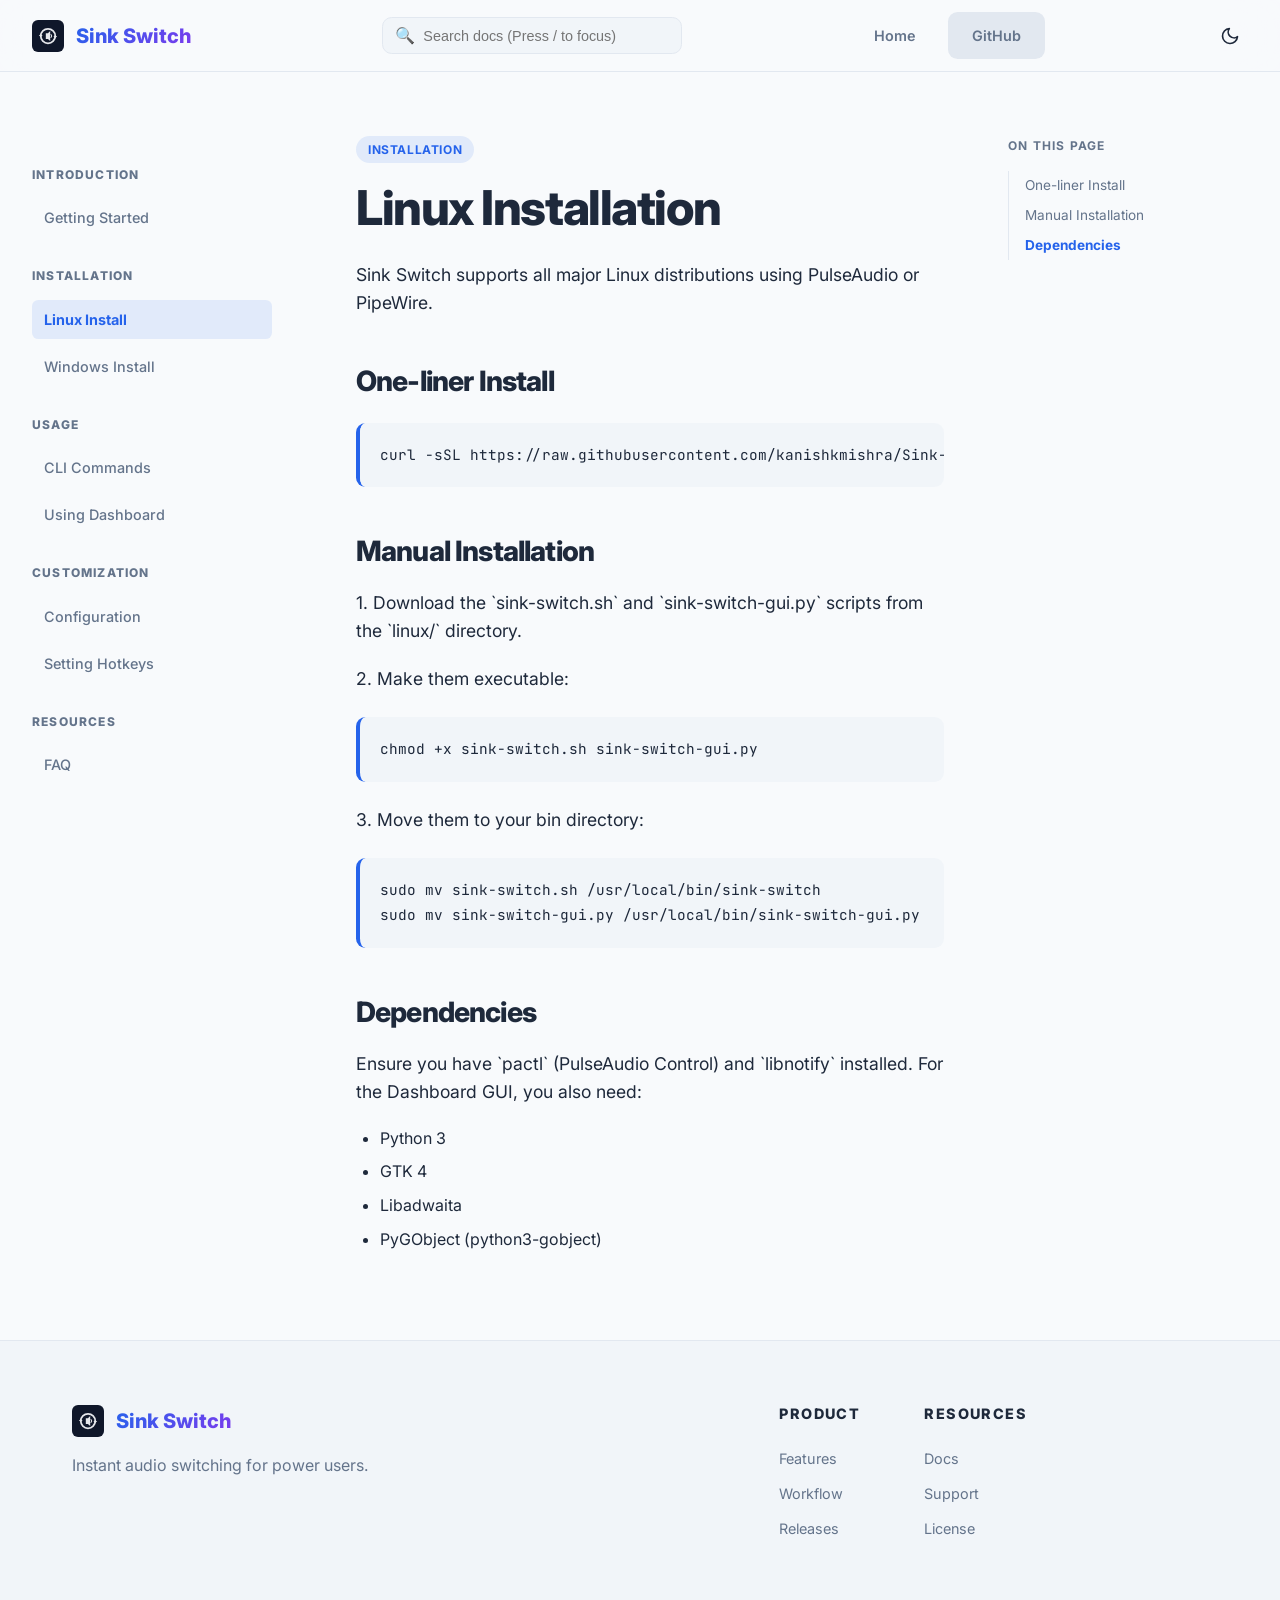
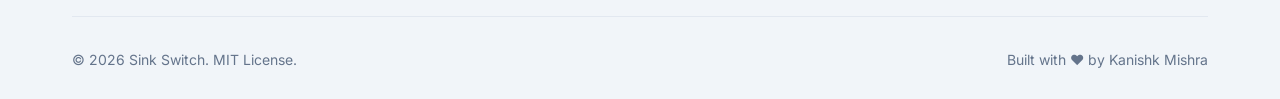
<file: site/docs/installation/index.html>
<!DOCTYPE html>
<html lang="en">
<head>
    <meta charset="UTF-8">
    <meta name="viewport" content="width=device-width, initial-scale=1.0">
    <title>Linux Installation - Sink Switch Docs</title>
    <link rel="icon" type="image/svg+xml" href="../../assets/logo.svg" class="favicon">
    <link rel="preconnect" href="https://fonts.googleapis.com">
    <link rel="preconnect" href="https://fonts.gstatic.com" crossorigin>
    <link href="https://fonts.googleapis.com/css2?family=Inter:wght@400;600;700;800&family=JetBrains+Mono&display=swap" rel="stylesheet">
    <link rel="stylesheet" href="../../style.css">
    <link rel="stylesheet" href="../docs-style.css">
    <script>
        (function() {
            const theme = localStorage.getItem('theme') || (window.matchMedia('(prefers-color-scheme: dark)').matches ? 'dark' : 'light');
            if (theme === 'dark') document.documentElement.classList.add('dark-theme');
        })();
    </script>
    </head>
    <body class="docs-body">
    <header>
        <div class="container nav-container">
            <button id="mobile-menu-btn" class="mobile-menu-btn" aria-label="Open Menu">
                <svg xmlns="http://www.w3.org/2000/svg" width="24" height="24" viewBox="0 0 24 24" fill="none" stroke="currentColor" stroke-width="2" stroke-linecap="round" stroke-linejoin="round"><line x1="3" y1="12" x2="21" y2="12"></line><line x1="3" y1="6" x2="21" y2="6"></line><line x1="3" y1="18" x2="21" y2="18"></line></svg>
            </button>
            <div class="logo">
                <a href="../../index.html" class="logo">
                    <img src="../../assets/logo.svg" alt="Sink Switch Logo" class="logo-img">
                    <span class="logo-text">Sink Switch</span>
                </a>
            </div>

            
            <div class="docs-search-container">
                <span class="search-icon">🔍</span>
                <input type="text" class="docs-search-input" id="docs-search" placeholder="Search docs (Press / to focus)">
            </div>

            <nav class="desktop-nav">
                <a href="../../index.html">Home</a>
                <a href="https://github.com/KanishkMishra143/Sink-Switch/" class="btn btn-secondary">GitHub</a>
            </nav>
            <button id="theme-toggle" aria-label="Toggle Theme">
                <svg class="sun-icon" xmlns="http://www.w3.org/2000/svg" width="20" height="20" viewBox="0 0 24 24" fill="none" stroke="currentColor" stroke-width="2" stroke-linecap="round" stroke-linejoin="round"><circle cx="12" cy="12" r="5"/><line x1="12" y1="1" x2="12" y2="3"/><line x1="12" y1="21" x2="12" y2="23"/><line x1="4.22" y1="4.22" x2="5.64" y2="5.64"/><line x1="18.36" y1="18.36" x2="19.78" y2="19.78"/><line x1="1" y1="12" x2="3" y2="12"/><line x1="21" y1="12" x2="23" y2="12"/><line x1="4.22" y1="19.78" x2="5.64" y2="18.36"/><line x1="18.36" y1="5.64" x2="19.78" y2="4.22"/></svg>
                <svg class="moon-icon" xmlns="http://www.w3.org/2000/svg" width="20" height="20" viewBox="0 0 24 24" fill="none" stroke="currentColor" stroke-width="2" stroke-linecap="round" stroke-linejoin="round"><path d="M21 12.79A9 9 0 1 1 11.21 3 7 7 0 0 0 21 12.79z"/></svg>
            </button>
        </div>
    </header>

    <div id="search-modal" class="search-modal">
        <div class="search-modal-content">
            <div class="search-results-list" id="search-results">
                <!-- Results populated by JS -->
            </div>
        </div>
    </div>

    <div class="docs-container">
        <aside class="docs-sidebar">
            <nav class="sidebar-nav">
                <h4>Introduction</h4>
                <ul>
                    <li><a href="../getting-started/index.html">Getting Started</a></li>
                </ul>
                <h4>Installation</h4>
                <ul>
                    <li><a href="index.html" class="active">Linux Install</a></li>
                    <li><a href="windows.html">Windows Install</a></li>
                </ul>
                <h4>Usage</h4>
                <ul>
                    <li><a href="../usage/index.html">CLI Commands</a></li>
                    <li><a href="../usage/dashboard.html">Using Dashboard</a></li>
                </ul>
                <h4>Customization</h4>
                <ul>
                    <li><a href="../configuration/index.html">Configuration</a></li>
                    <li><a href="../configuration/hotkeys.html">Setting Hotkeys</a></li>
                </ul>
                <h4>Resources</h4>
                <ul>
                    <li><a href="../faq/index.html">FAQ</a></li>
                </ul>
            </nav>
        </aside>

        <main class="docs-content">
            <span class="badge">Installation</span>
            <h1>Linux Installation</h1>
            <p>Sink Switch supports all major Linux distributions using PulseAudio or PipeWire.</p>

            <h2 id="one-liner">One-liner Install</h2>
            <pre><code>curl -sSL https://raw.githubusercontent.com/kanishkmishra/Sink-Switch/master/linux/install.sh | bash</code></pre>

            <h2 id="manual-install">Manual Installation</h2>
            <p>1. Download the `sink-switch.sh` and `sink-switch-gui.py` scripts from the `linux/` directory.</p>
            <p>2. Make them executable:</p>
            <pre><code>chmod +x sink-switch.sh sink-switch-gui.py</code></pre>
            <p>3. Move them to your bin directory:</p>
            <pre><code>sudo mv sink-switch.sh /usr/local/bin/sink-switch
sudo mv sink-switch-gui.py /usr/local/bin/sink-switch-gui.py</code></pre>

            <h2 id="dependencies">Dependencies</h2>
            <p>Ensure you have `pactl` (PulseAudio Control) and `libnotify` installed. For the Dashboard GUI, you also need:</p>
            <ul>
                <li>Python 3</li>
                <li>GTK 4</li>
                <li>Libadwaita</li>
                <li>PyGObject (python3-gobject)</li>
            </ul>
        </main>

        <aside class="docs-navigator">
            <div class="navigator-title">On This Page</div>
            <ul class="navigator-list" id="navigator-list"></ul>
        </aside>
    </div>

    <footer class="docs-footer">
        <div class="container">
            <div class="footer-grid">
                <div class="footer-brand">
                    <div class="logo">
                        <img src="../../assets/logo.svg" alt="Sink Switch Logo" class="logo-img">
                        <span class="logo-text">Sink Switch</span>
                    </div>
                    <p>Instant audio switching for power users.</p>
                </div>
                <div class="footer-links">
                    <div class="link-group">
                        <h4>Product</h4>
                        <a href="../../index.html#features">Features</a>
                        <a href="../../index.html#how-it-works">Workflow</a>
                        <a href="https://github.com/KanishkMishra143/Sink-Switch">Releases</a>
                    </div>
                    <div class="link-group">
                        <h4>Resources</h4>
                        <a href="../getting-started/index.html">Docs</a>
                        <a href="https://github.com/KanishkMishra143/Sink-Switch/issues">Support</a>
                        <a href="https://github.com/KanishkMishra143/Sink-Switch/blob/master/LICENSE">License</a>
                    </div>
                </div>
            </div>
            <div class="footer-bottom">
                <p>&copy; 2026 Sink Switch. MIT License.</p>
                <p>Built with ❤️ by Kanishk Mishra</p>
            </div>
        </div>
    </footer>

    <script src="../../script.js"></script>
    <script src="../docs-script.js"></script>
</body>
</html>
</file>
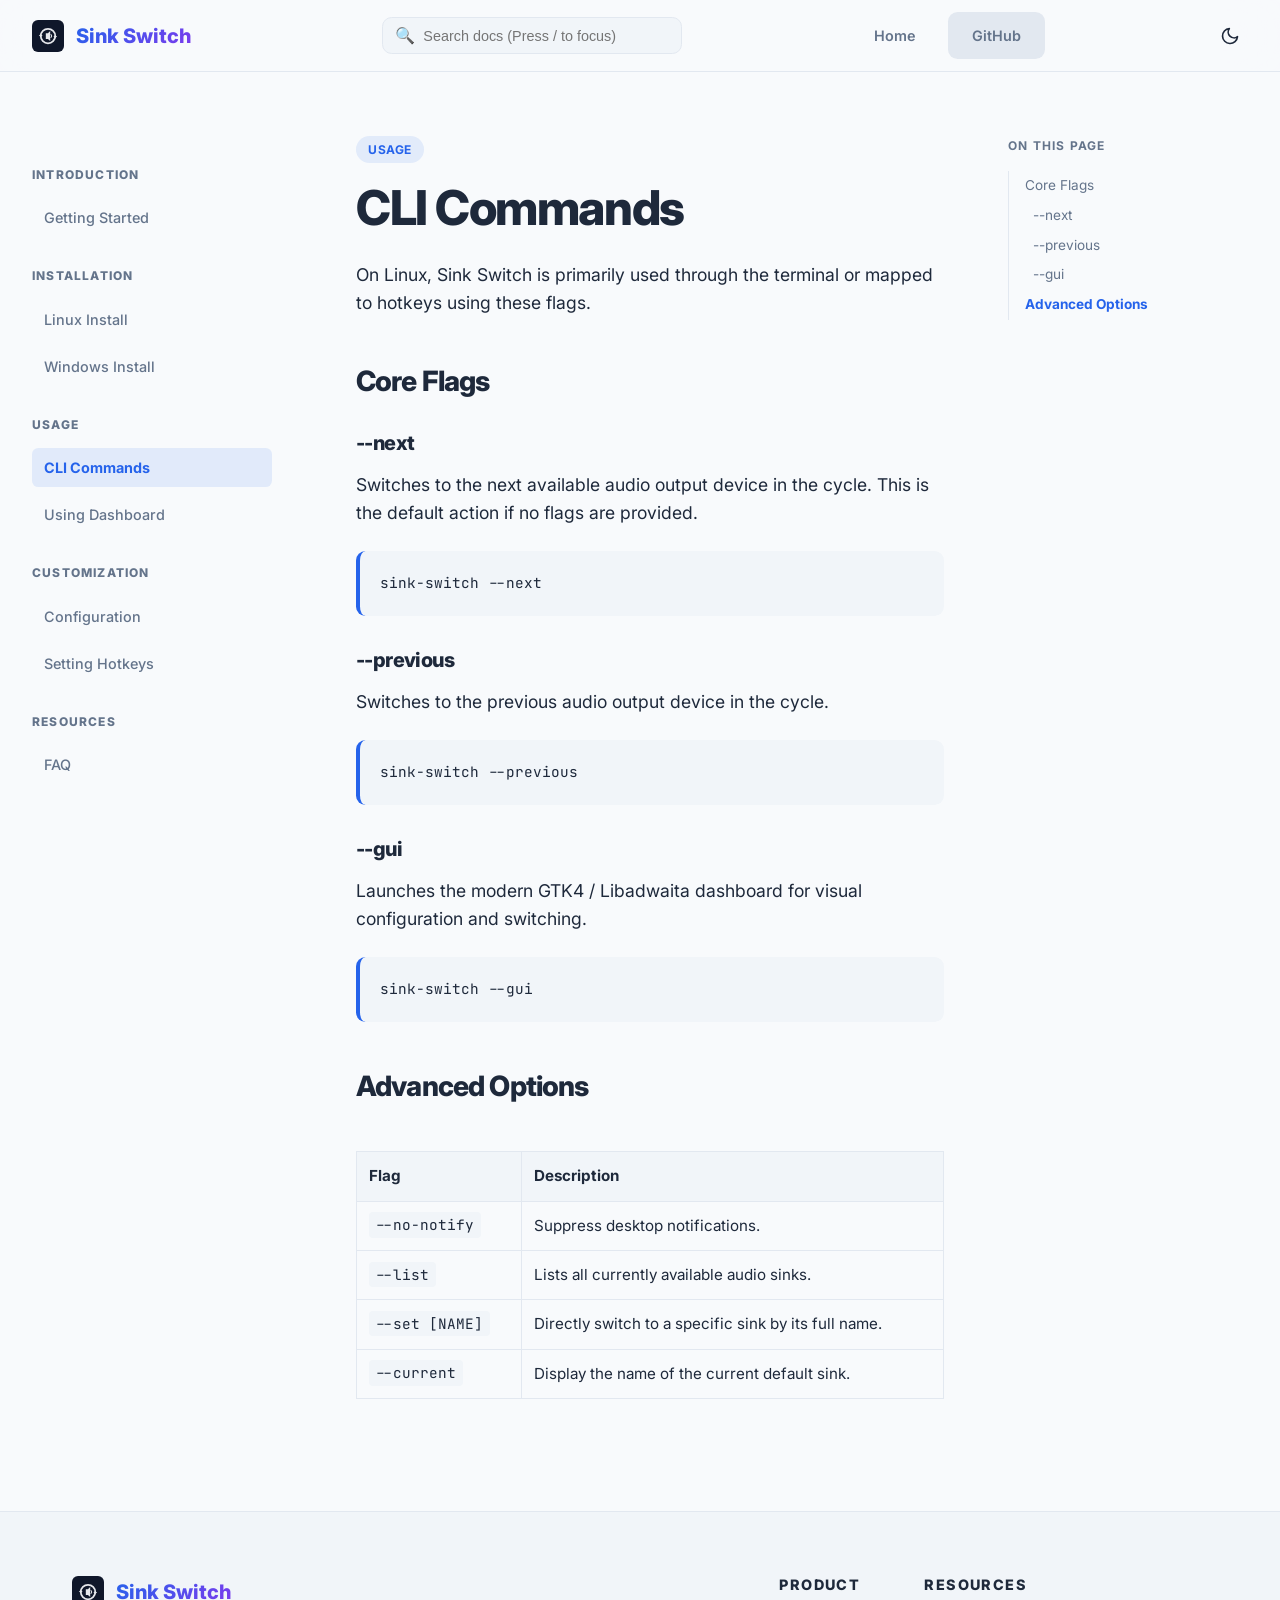
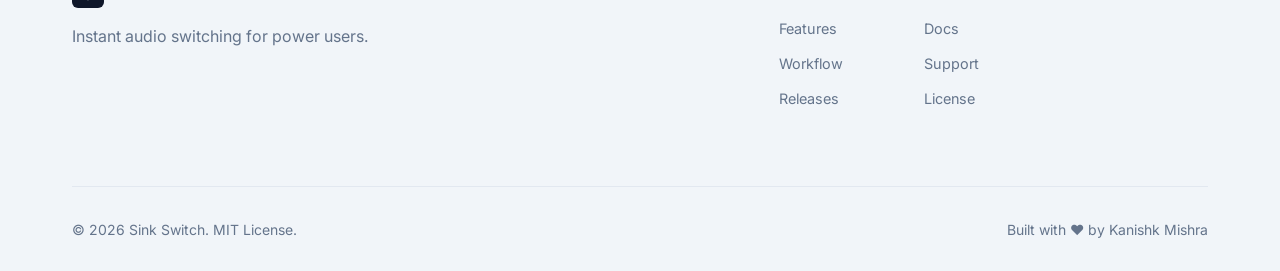
<file: site/docs/usage/index.html>
<!DOCTYPE html>
<html lang="en">
<head>
    <meta charset="UTF-8">
    <meta name="viewport" content="width=device-width, initial-scale=1.0">
    <title>CLI Commands - Sink Switch Docs</title>
    <link rel="icon" type="image/svg+xml" href="../../assets/logo.svg" class="favicon">
    <link rel="preconnect" href="https://fonts.googleapis.com">
    <link rel="preconnect" href="https://fonts.gstatic.com" crossorigin>
    <link href="https://fonts.googleapis.com/css2?family=Inter:wght@400;600;700;800&family=JetBrains+Mono&display=swap" rel="stylesheet">
    <link rel="stylesheet" href="../../style.css">
    <link rel="stylesheet" href="../docs-style.css">
    <script>
        (function() {
            const theme = localStorage.getItem('theme') || (window.matchMedia('(prefers-color-scheme: dark)').matches ? 'dark' : 'light');
            if (theme === 'dark') document.documentElement.classList.add('dark-theme');
        })();
    </script>
</head>
<body class="docs-body">
    <header>
        <div class="container nav-container">
            <button id="mobile-menu-btn" class="mobile-menu-btn" aria-label="Open Menu">
                <svg xmlns="http://www.w3.org/2000/svg" width="24" height="24" viewBox="0 0 24 24" fill="none" stroke="currentColor" stroke-width="2" stroke-linecap="round" stroke-linejoin="round"><line x1="3" y1="12" x2="21" y2="12"></line><line x1="3" y1="6" x2="21" y2="6"></line><line x1="3" y1="18" x2="21" y2="18"></line></svg>
            </button>
            <div class="logo">
                <a href="../../index.html" class="logo">
                    <img src="../../assets/logo.svg" alt="Sink Switch Logo" class="logo-img">
                    <span class="logo-text">Sink Switch</span>
                </a>
            </div>

            <div class="docs-search-container">
                <span class="search-icon">🔍</span>
                <input type="text" class="docs-search-input" id="docs-search" placeholder="Search docs (Press / to focus)">
            </div>
            <nav class="desktop-nav">
                <a href="../../index.html">Home</a>
                <a href="https://github.com/KanishkMishra143/Sink-Switch/" class="btn btn-secondary">GitHub</a>
            </nav>
            <button id="theme-toggle" aria-label="Toggle Theme">
                <svg class="sun-icon" xmlns="http://www.w3.org/2000/svg" width="20" height="20" viewBox="0 0 24 24" fill="none" stroke="currentColor" stroke-width="2" stroke-linecap="round" stroke-linejoin="round"><circle cx="12" cy="12" r="5"/><line x1="12" y1="1" x2="12" y2="3"/><line x1="12" y1="21" x2="12" y2="23"/><line x1="4.22" y1="4.22" x2="5.64" y2="5.64"/><line x1="18.36" y1="18.36" x2="19.78" y2="19.78"/><line x1="1" y1="12" x2="3" y2="12"/><line x1="21" y1="12" x2="23" y2="12"/><line x1="4.22" y1="19.78" x2="5.64" y2="18.36"/><line x1="18.36" y1="5.64" x2="19.78" y2="4.22"/></svg>
                <svg class="moon-icon" xmlns="http://www.w3.org/2000/svg" width="20" height="20" viewBox="0 0 24 24" fill="none" stroke="currentColor" stroke-width="2" stroke-linecap="round" stroke-linejoin="round"><path d="M21 12.79A9 9 0 1 1 11.21 3 7 7 0 0 0 21 12.79z"/></svg>
            </button>
        </div>
    </header>

    <div id="search-modal" class="search-modal">
        <div class="search-modal-content">
            <div class="search-results-list" id="search-results"></div>
        </div>
    </div>

    <div class="docs-container">
        <aside class="docs-sidebar">
            <nav class="sidebar-nav">
                <h4>Introduction</h4>
                <ul>
                    <li><a href="../getting-started/index.html">Getting Started</a></li>
                </ul>
                <h4>Installation</h4>
                <ul>
                    <li><a href="../installation/index.html">Linux Install</a></li>
                    <li><a href="../installation/windows.html">Windows Install</a></li>
                </ul>
                <h4>Usage</h4>
                <ul>
                    <li><a href="index.html" class="active">CLI Commands</a></li>
                    <li><a href="dashboard.html">Using Dashboard</a></li>
                </ul>
                <h4>Customization</h4>
                <ul>
                    <li><a href="../configuration/index.html">Configuration</a></li>
                    <li><a href="../configuration/hotkeys.html">Setting Hotkeys</a></li>
                </ul>
                <h4>Resources</h4>
                <ul>
                    <li><a href="../faq/index.html">FAQ</a></li>
                </ul>
            </nav>
        </aside>

        <main class="docs-content">
            <span class="badge">Usage</span>
            <h1>CLI Commands</h1>
            <p>On Linux, Sink Switch is primarily used through the terminal or mapped to hotkeys using these flags.</p>

            <h2 id="core-commands">Core Flags</h2>
            
            <h3 id="next">--next</h3>
            <p>Switches to the next available audio output device in the cycle. This is the default action if no flags are provided.</p>
            <pre><code>sink-switch --next</code></pre>

            <h3 id="previous">--previous</h3>
            <p>Switches to the previous audio output device in the cycle.</p>
            <pre><code>sink-switch --previous</code></pre>

            <h3 id="gui">--gui</h3>
            <p>Launches the modern GTK4 / Libadwaita dashboard for visual configuration and switching.</p>
            <pre><code>sink-switch --gui</code></pre>

            <h2 id="advanced-options">Advanced Options</h2>
            <div class="table-wrapper">
                <table>
                    <thead>
                        <tr>
                            <th>Flag</th>
                            <th>Description</th>
                        </tr>
                    </thead>
                    <tbody>
                        <tr>
                            <td><code>--no-notify</code></td>
                            <td>Suppress desktop notifications.</td>
                        </tr>
                        <tr>
                            <td><code>--list</code></td>
                            <td>Lists all currently available audio sinks.</td>
                        </tr>
                        <tr>
                            <td><code>--set [NAME]</code></td>
                            <td>Directly switch to a specific sink by its full name.</td>
                        </tr>
                        <tr>
                            <td><code>--current</code></td>
                            <td>Display the name of the current default sink.</td>
                        </tr>
                    </tbody>
                </table>
            </div>
        </main>

        <aside class="docs-navigator">
            <div class="navigator-title">On This Page</div>
            <ul class="navigator-list" id="navigator-list"></ul>
        </aside>
    </div>

    <footer class="docs-footer">
        <div class="container">
            <div class="footer-grid">
                <div class="footer-brand">
                    <div class="logo">
                        <img src="../../assets/logo.svg" alt="Sink Switch Logo" class="logo-img">
                        <span class="logo-text">Sink Switch</span>
                    </div>
                    <p>Instant audio switching for power users.</p>
                </div>
                <div class="footer-links">
                    <div class="link-group">
                        <h4>Product</h4>
                        <a href="../../index.html#features">Features</a>
                        <a href="../../index.html#how-it-works">Workflow</a>
                        <a href="https://github.com/KanishkMishra143/Sink-Switch">Releases</a>
                    </div>
                    <div class="link-group">
                        <h4>Resources</h4>
                        <a href="../getting-started/index.html">Docs</a>
                        <a href="https://github.com/KanishkMishra143/Sink-Switch/issues">Support</a>
                        <a href="https://github.com/KanishkMishra143/Sink-Switch/blob/master/LICENSE">License</a>
                    </div>
                </div>
            </div>
            <div class="footer-bottom">
                <p>&copy; 2026 Sink Switch. MIT License.</p>
                <p>Built with ❤️ by Kanishk Mishra</p>
            </div>
        </div>
    </footer>

    <script src="../../script.js"></script>
    <script src="../docs-script.js"></script>
</body>
</html>
</file>
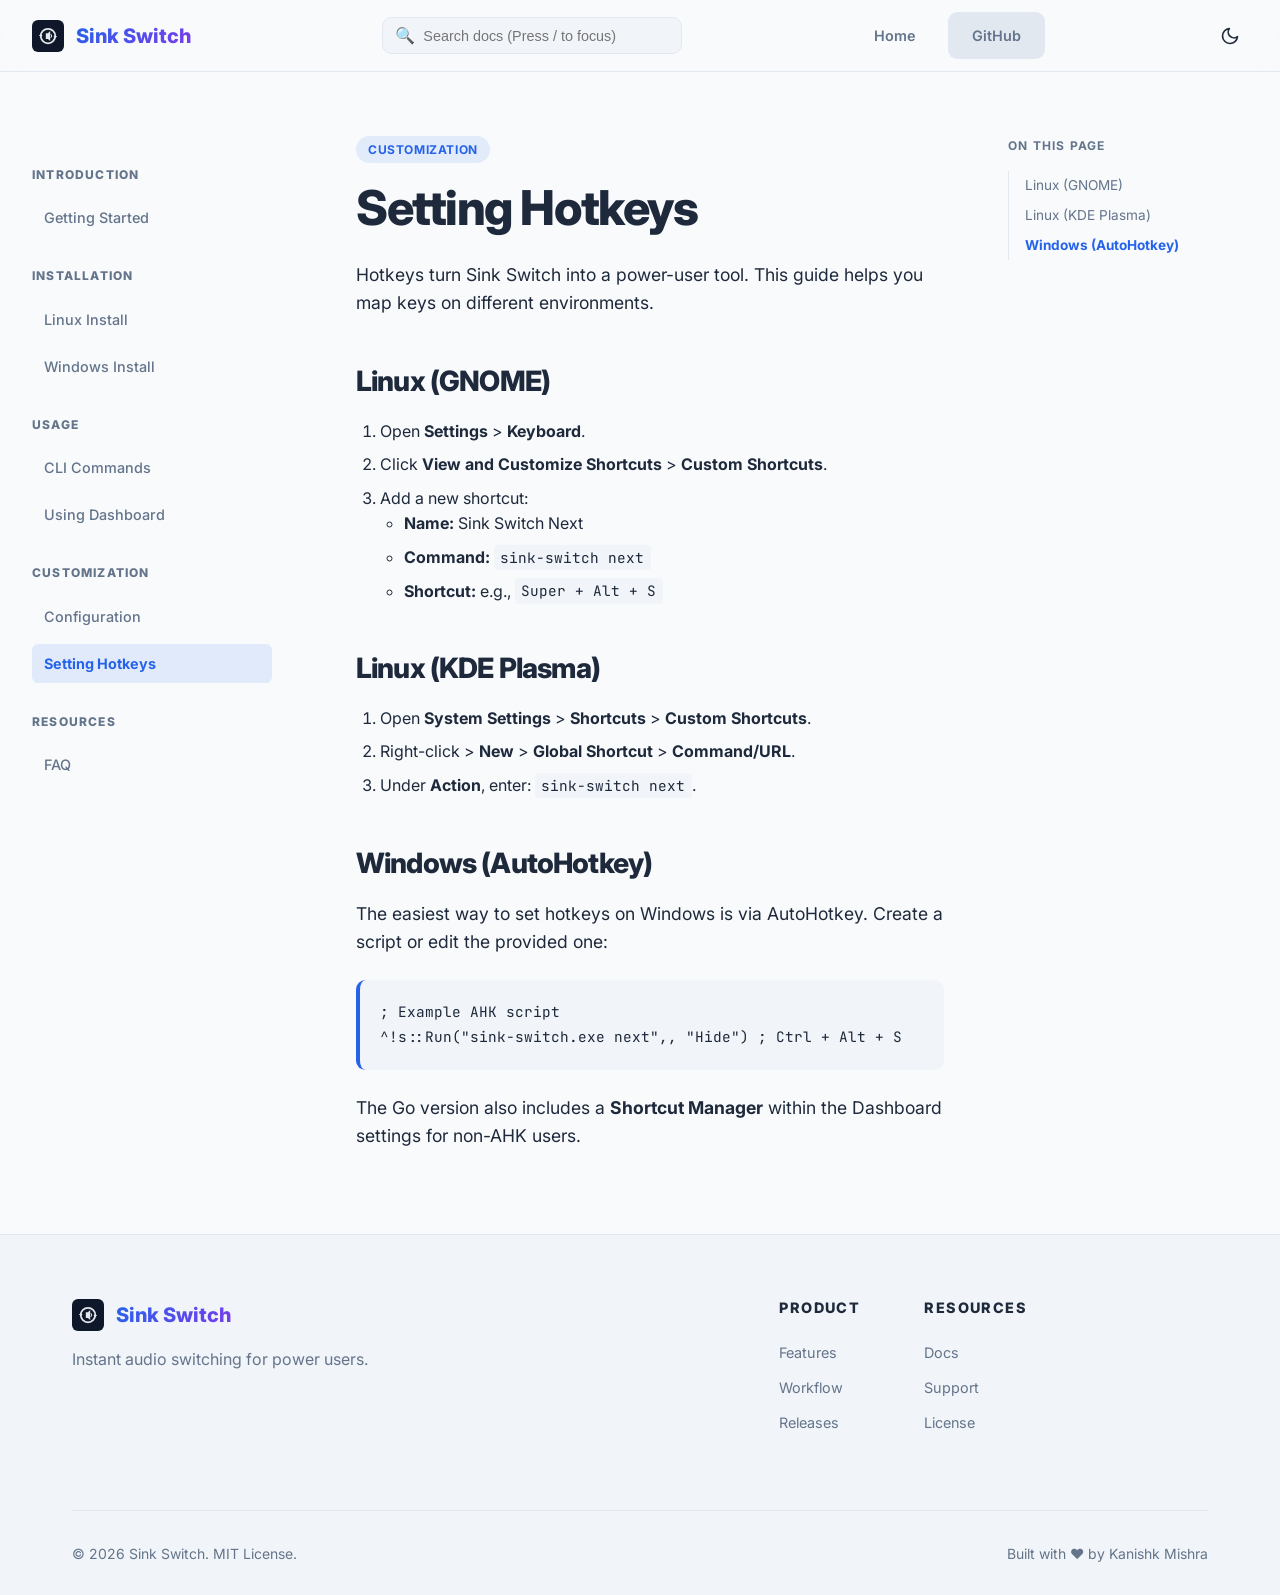
<file: site/docs/configuration/hotkeys.html>
<!DOCTYPE html>
<html lang="en">
<head>
    <meta charset="UTF-8">
    <meta name="viewport" content="width=device-width, initial-scale=1.0">
    <title>Setting Hotkeys - Sink Switch Docs</title>
        <link rel="icon" type="image/svg+xml" href="../../assets/logo.svg" class="favicon">
    <link rel="preconnect" href="https://fonts.googleapis.com">
    <link rel="preconnect" href="https://fonts.gstatic.com" crossorigin>
    <link href="https://fonts.googleapis.com/css2?family=Inter:wght@400;600;700;800&family=JetBrains+Mono&display=swap" rel="stylesheet">
    <link rel="stylesheet" href="../../style.css">
    <link rel="stylesheet" href="../docs-style.css">
    <script>
        (function() {
            const theme = localStorage.getItem('theme') || (window.matchMedia('(prefers-color-scheme: dark)').matches ? 'dark' : 'light');
            if (theme === 'dark') document.documentElement.classList.add('dark-theme');
        })();
    </script>
</head>
<body class="docs-body">
    <header>
        <div class="container nav-container">
            <button id="mobile-menu-btn" class="mobile-menu-btn" aria-label="Open Menu">
                <svg xmlns="http://www.w3.org/2000/svg" width="24" height="24" viewBox="0 0 24 24" fill="none" stroke="currentColor" stroke-width="2" stroke-linecap="round" stroke-linejoin="round"><line x1="3" y1="12" x2="21" y2="12"></line><line x1="3" y1="6" x2="21" y2="6"></line><line x1="3" y1="18" x2="21" y2="18"></line></svg>
            </button>
            <div class="logo">
                <a href="../../index.html" class="logo">
                    <img src="../../assets/logo.svg" alt="Sink Switch Logo" class="logo-img">
                    <span class="logo-text">Sink Switch</span>
                </a>
            </div>
            <div class="docs-search-container">
                <span class="search-icon">🔍</span>
                <input type="text" class="docs-search-input" id="docs-search" placeholder="Search docs (Press / to focus)">
            </div>
            <nav class="desktop-nav">
                <a href="../../index.html">Home</a>
                <a href="https://github.com/KanishkMishra143/Sink-Switch/" class="btn btn-secondary">GitHub</a>
            </nav>
            <button id="theme-toggle" aria-label="Toggle Theme">
                <svg class="sun-icon" xmlns="http://www.w3.org/2000/svg" width="20" height="20" viewBox="0 0 24 24" fill="none" stroke="currentColor" stroke-width="2" stroke-linecap="round" stroke-linejoin="round"><circle cx="12" cy="12" r="5"/><line x1="12" y1="1" x2="12" y2="3"/><line x1="12" y1="21" x2="12" y2="23"/><line x1="4.22" y1="4.22" x2="5.64" y2="5.64"/><line x1="18.36" y1="18.36" x2="19.78" y2="19.78"/><line x1="1" y1="12" x2="3" y2="12"/><line x1="21" y1="12" x2="23" y2="12"/><line x1="4.22" y1="19.78" x2="5.64" y2="18.36"/><line x1="18.36" y1="5.64" x2="19.78" y2="4.22"/></svg>
                <svg class="moon-icon" xmlns="http://www.w3.org/2000/svg" width="20" height="20" viewBox="0 0 24 24" fill="none" stroke="currentColor" stroke-width="2" stroke-linecap="round" stroke-linejoin="round"><path d="M21 12.79A9 9 0 1 1 11.21 3 7 7 0 0 0 21 12.79z"/></svg>
            </button>
        </div>
    </header>

    <div id="search-modal" class="search-modal">
        <div class="search-modal-content">
            <div class="search-results-list" id="search-results"></div>
        </div>
    </div>

    <div class="docs-container">
        <aside class="docs-sidebar">
            <nav class="sidebar-nav">
                <h4>Introduction</h4>
                <ul>
                    <li><a href="../getting-started/index.html">Getting Started</a></li>
                </ul>
                <h4>Installation</h4>
                <ul>
                    <li><a href="../installation/index.html">Linux Install</a></li>
                    <li><a href="../installation/windows.html">Windows Install</a></li>
                </ul>
                <h4>Usage</h4>
                <ul>
                    <li><a href="../usage/index.html">CLI Commands</a></li>
                    <li><a href="../usage/dashboard.html">Using Dashboard</a></li>
                </ul>
                <h4>Customization</h4>
                <ul>
                    <li><a href="index.html">Configuration</a></li>
                    <li><a href="hotkeys.html" class="active">Setting Hotkeys</a></li>
                </ul>
                <h4>Resources</h4>
                <ul>
                    <li><a href="../faq/index.html">FAQ</a></li>
                </ul>
            </nav>
        </aside>

        <main class="docs-content">
            <span class="badge">Customization</span>
            <h1>Setting Hotkeys</h1>
            <p>Hotkeys turn Sink Switch into a power-user tool. This guide helps you map keys on different environments.</p>

            <h2 id="linux-gnome">Linux (GNOME)</h2>
            <ol>
                <li>Open <strong>Settings</strong> > <strong>Keyboard</strong>.</li>
                <li>Click <strong>View and Customize Shortcuts</strong> > <strong>Custom Shortcuts</strong>.</li>
                <li>Add a new shortcut:
                    <ul>
                        <li><strong>Name:</strong> Sink Switch Next</li>
                        <li><strong>Command:</strong> <code>sink-switch next</code></li>
                        <li><strong>Shortcut:</strong> e.g., <code>Super + Alt + S</code></li>
                    </ul>
                </li>
            </ol>

            <h2 id="linux-kde">Linux (KDE Plasma)</h2>
            <ol>
                <li>Open <strong>System Settings</strong> > <strong>Shortcuts</strong> > <strong>Custom Shortcuts</strong>.</li>
                <li>Right-click > <strong>New</strong> > <strong>Global Shortcut</strong> > <strong>Command/URL</strong>.</li>
                <li>Under <strong>Action</strong>, enter: <code>sink-switch next</code>.</li>
            </ol>

            <h2 id="windows-ahk">Windows (AutoHotkey)</h2>
            <p>The easiest way to set hotkeys on Windows is via AutoHotkey. Create a script or edit the provided one:</p>
            <pre><code>; Example AHK script
^!s::Run("sink-switch.exe next",, "Hide") ; Ctrl + Alt + S</code></pre>
            <p>The Go version also includes a <strong>Shortcut Manager</strong> within the Dashboard settings for non-AHK users.</p>
        </main>

        <aside class="docs-navigator">
            <div class="navigator-title">On This Page</div>
            <ul class="navigator-list" id="navigator-list"></ul>
        </aside>
    </div>

    <footer class="docs-footer">
        <div class="container">
            <div class="footer-grid">
                <div class="footer-brand">
                    <div class="logo">
                        <img src="../../assets/logo.svg" alt="Sink Switch Logo" class="logo-img">
                        <span class="logo-text">Sink Switch</span>
                    </div>
                    <p>Instant audio switching for power users.</p>
                </div>
                <div class="footer-links">
                    <div class="link-group">
                        <h4>Product</h4>
                        <a href="../../index.html#features">Features</a>
                        <a href="../../index.html#how-it-works">Workflow</a>
                        <a href="https://github.com/KanishkMishra143/Sink-Switch">Releases</a>
                    </div>
                    <div class="link-group">
                        <h4>Resources</h4>
                        <a href="../getting-started/index.html">Docs</a>
                        <a href="https://github.com/KanishkMishra143/Sink-Switch/issues">Support</a>
                        <a href="https://github.com/KanishkMishra143/Sink-Switch/blob/master/LICENSE">License</a>
                    </div>
                </div>
            </div>
            <div class="footer-bottom">
                <p>&copy; 2026 Sink Switch. MIT License.</p>
                <p>Built with ❤️ by Kanishk Mishra</p>
            </div>
        </div>
    </footer>

    <script src="../../script.js"></script>
    <script src="../docs-script.js"></script>
</body>
</html>
</file>
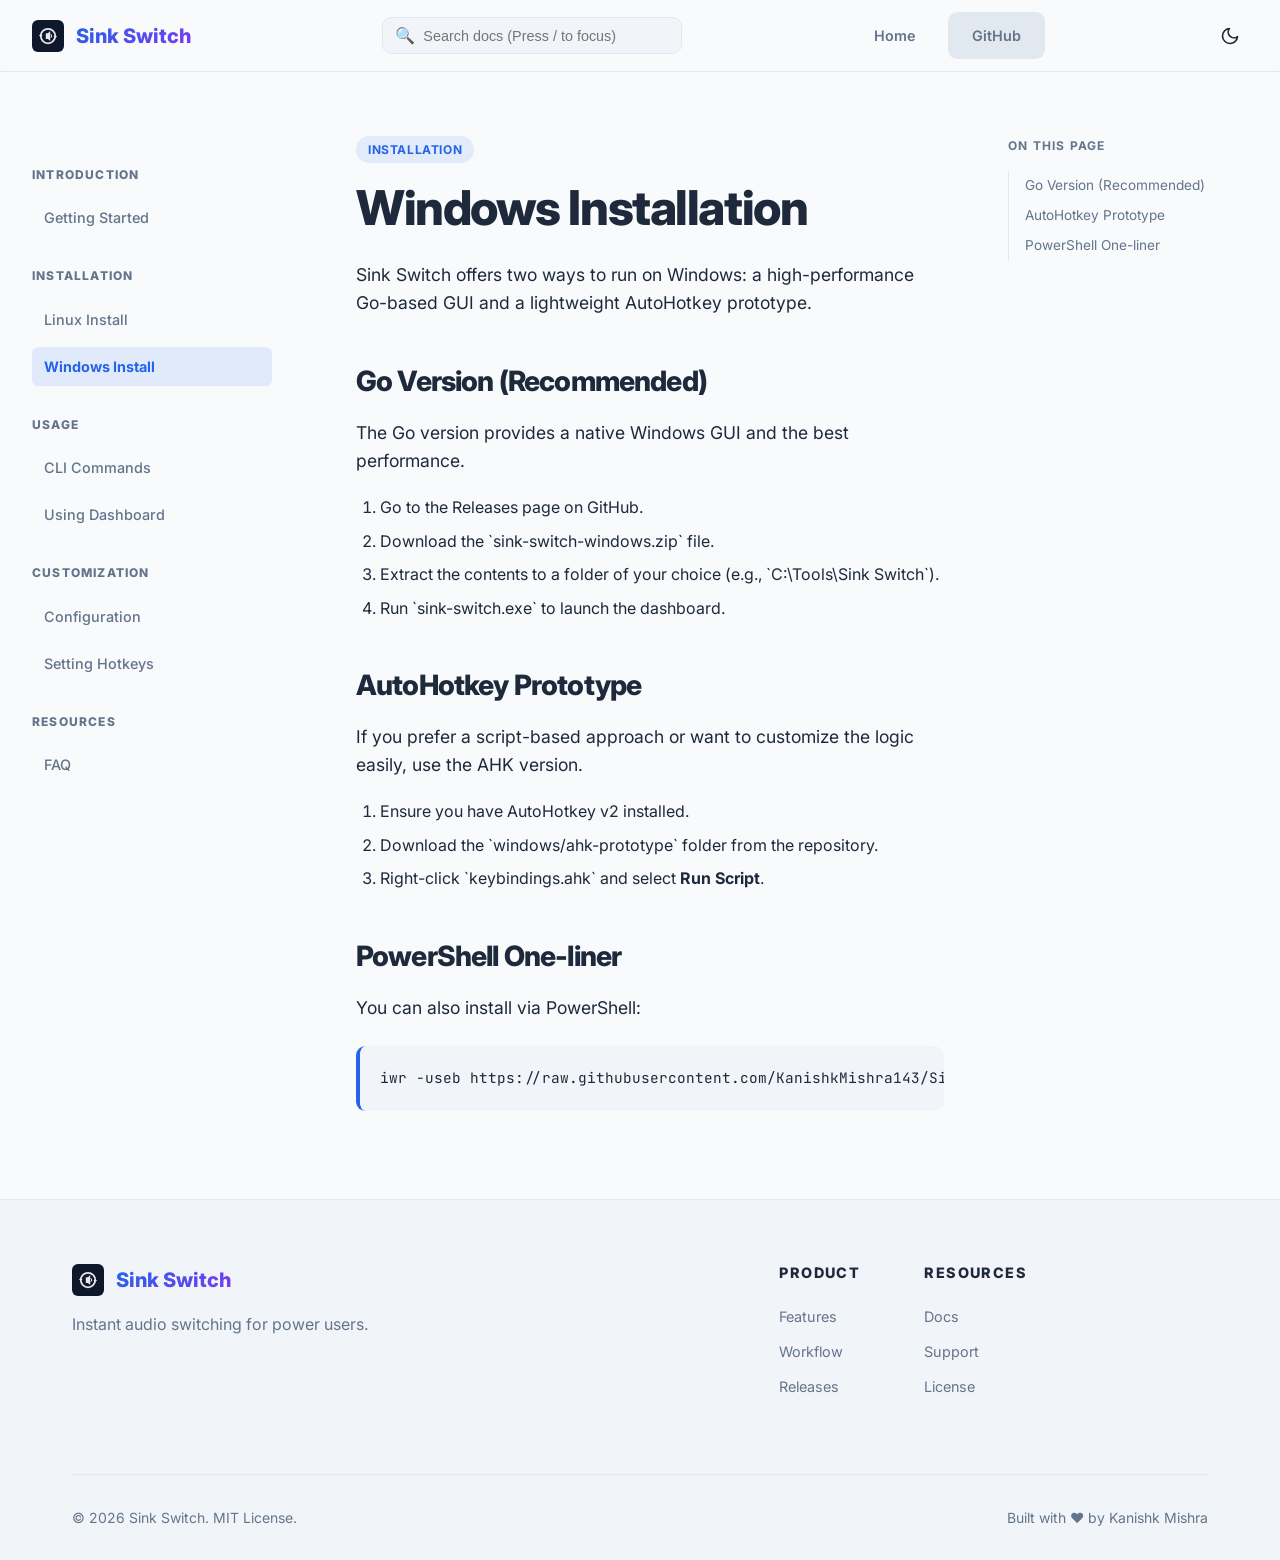
<file: site/docs/installation/windows.html>
<!DOCTYPE html>
<html lang="en">
<head>
    <meta charset="UTF-8">
    <meta name="viewport" content="width=device-width, initial-scale=1.0">
    <title>Windows Installation - Sink Switch Docs</title>
        <link rel="icon" type="image/svg+xml" href="../../assets/logo.svg" class="favicon">
    <link rel="preconnect" href="https://fonts.googleapis.com">
    <link rel="preconnect" href="https://fonts.gstatic.com" crossorigin>
    <link href="https://fonts.googleapis.com/css2?family=Inter:wght@400;600;700;800&family=JetBrains+Mono&display=swap" rel="stylesheet">
    <link rel="stylesheet" href="../../style.css">
    <link rel="stylesheet" href="../docs-style.css">
    <script>
        (function() {
            const theme = localStorage.getItem('theme') || (window.matchMedia('(prefers-color-scheme: dark)').matches ? 'dark' : 'light');
            if (theme === 'dark') document.documentElement.classList.add('dark-theme');
        })();
    </script>
</head>
<body class="docs-body">
    <header>
        <div class="container nav-container">
            <button id="mobile-menu-btn" class="mobile-menu-btn" aria-label="Open Menu">
                <svg xmlns="http://www.w3.org/2000/svg" width="24" height="24" viewBox="0 0 24 24" fill="none" stroke="currentColor" stroke-width="2" stroke-linecap="round" stroke-linejoin="round"><line x1="3" y1="12" x2="21" y2="12"></line><line x1="3" y1="6" x2="21" y2="6"></line><line x1="3" y1="18" x2="21" y2="18"></line></svg>
            </button>
            <div class="logo">
                <a href="../../index.html" class="logo">
                    <img src="../../assets/logo.svg" alt="Sink Switch Logo" class="logo-img">
                    <span class="logo-text">Sink Switch</span>
                </a>
            </div>
            <div class="docs-search-container">
                <span class="search-icon">🔍</span>
                <input type="text" class="docs-search-input" id="docs-search" placeholder="Search docs (Press / to focus)">
            </div>
            <nav class="desktop-nav">
                <a href="../../index.html">Home</a>
                <a href="https://github.com/KanishkMishra143/Sink-Switch/" class="btn btn-secondary">GitHub</a>
            </nav>
            <button id="theme-toggle" aria-label="Toggle Theme">
                <svg class="sun-icon" xmlns="http://www.w3.org/2000/svg" width="20" height="20" viewBox="0 0 24 24" fill="none" stroke="currentColor" stroke-width="2" stroke-linecap="round" stroke-linejoin="round"><circle cx="12" cy="12" r="5"/><line x1="12" y1="1" x2="12" y2="3"/><line x1="12" y1="21" x2="12" y2="23"/><line x1="4.22" y1="4.22" x2="5.64" y2="5.64"/><line x1="18.36" y1="18.36" x2="19.78" y2="19.78"/><line x1="1" y1="12" x2="3" y2="12"/><line x1="21" y1="12" x2="23" y2="12"/><line x1="4.22" y1="19.78" x2="5.64" y2="18.36"/><line x1="18.36" y1="5.64" x2="19.78" y2="4.22"/></svg>
                <svg class="moon-icon" xmlns="http://www.w3.org/2000/svg" width="20" height="20" viewBox="0 0 24 24" fill="none" stroke="currentColor" stroke-width="2" stroke-linecap="round" stroke-linejoin="round"><path d="M21 12.79A9 9 0 1 1 11.21 3 7 7 0 0 0 21 12.79z"/></svg>
            </button>
        </div>
    </header>

    <div id="search-modal" class="search-modal">
        <div class="search-modal-content">
            <div class="search-results-list" id="search-results"></div>
        </div>
    </div>

    <div class="docs-container">
        <aside class="docs-sidebar">
            <nav class="sidebar-nav">
                <h4>Introduction</h4>
                <ul>
                    <li><a href="../getting-started/index.html">Getting Started</a></li>
                </ul>
                <h4>Installation</h4>
                <ul>
                    <li><a href="index.html">Linux Install</a></li>
                    <li><a href="windows.html" class="active">Windows Install</a></li>
                </ul>
                <h4>Usage</h4>
                <ul>
                    <li><a href="../usage/index.html">CLI Commands</a></li>
                    <li><a href="../usage/dashboard.html">Using Dashboard</a></li>
                </ul>
                <h4>Customization</h4>
                <ul>
                    <li><a href="../configuration/index.html">Configuration</a></li>
                    <li><a href="../configuration/hotkeys.html">Setting Hotkeys</a></li>
                </ul>
                <h4>Resources</h4>
                <ul>
                    <li><a href="../faq/index.html">FAQ</a></li>
                </ul>
            </nav>
        </aside>

        <main class="docs-content">
            <span class="badge">Installation</span>
            <h1>Windows Installation</h1>
            <p>Sink Switch offers two ways to run on Windows: a high-performance Go-based GUI and a lightweight AutoHotkey prototype.</p>

            <h2 id="go-version">Go Version (Recommended)</h2>
            <p>The Go version provides a native Windows GUI and the best performance.</p>
            <ol>
                <li>Go to the <a href="https://github.com/KanishkMishra143/Sink-Switch/releases">Releases</a> page on GitHub.</li>
                <li>Download the `sink-switch-windows.zip` file.</li>
                <li>Extract the contents to a folder of your choice (e.g., `C:\Tools\Sink Switch`).</li>
                <li>Run `sink-switch.exe` to launch the dashboard.</li>
            </ol>

            <h2 id="ahk-prototype">AutoHotkey Prototype</h2>
            <p>If you prefer a script-based approach or want to customize the logic easily, use the AHK version.</p>
            <ol>
                <li>Ensure you have <a href="https://www.autohotkey.com/">AutoHotkey v2</a> installed.</li>
                <li>Download the `windows/ahk-prototype` folder from the repository.</li>
                <li>Right-click `keybindings.ahk` and select <strong>Run Script</strong>.</li>
            </ol>

            <h2 id="powershell-install">PowerShell One-liner</h2>
            <p>You can also install via PowerShell:</p>
            <pre><code>iwr -useb https://raw.githubusercontent.com/KanishkMishra143/Sink-Switch/blob/master/windows/ahk-prototype/install.ps1 | iex</code></pre>
        </main>

        <aside class="docs-navigator">
            <div class="navigator-title">On This Page</div>
            <ul class="navigator-list" id="navigator-list"></ul>
        </aside>
    </div>

    <footer class="docs-footer">
        <div class="container">
            <div class="footer-grid">
                <div class="footer-brand">
                    <div class="logo">
                        <img src="../../assets/logo.svg" alt="Sink Switch Logo" class="logo-img">
                        <span class="logo-text">Sink Switch</span>
                    </div>
                    <p>Instant audio switching for power users.</p>
                </div>
                <div class="footer-links">
                    <div class="link-group">
                        <h4>Product</h4>
                        <a href="../../index.html#features">Features</a>
                        <a href="../../index.html#how-it-works">Workflow</a>
                        <a href="https://github.com/KanishkMishra143/Sink-Switch">Releases</a>
                    </div>
                    <div class="link-group">
                        <h4>Resources</h4>
                        <a href="../getting-started/index.html">Docs</a>
                        <a href="https://github.com/KanishkMishra143/Sink-Switch/issues">Support</a>
                        <a href="https://github.com/KanishkMishra143/Sink-Switch/blob/master/LICENSE">License</a>
                    </div>
                </div>
            </div>
            <div class="footer-bottom">
                <p>&copy; 2026 Sink Switch. MIT License.</p>
                <p>Built with ❤️ by Kanishk Mishra</p>
            </div>
        </div>
    </footer>

    <script src="../../script.js"></script>
    <script src="../docs-script.js"></script>
</body>
</html>
</file>
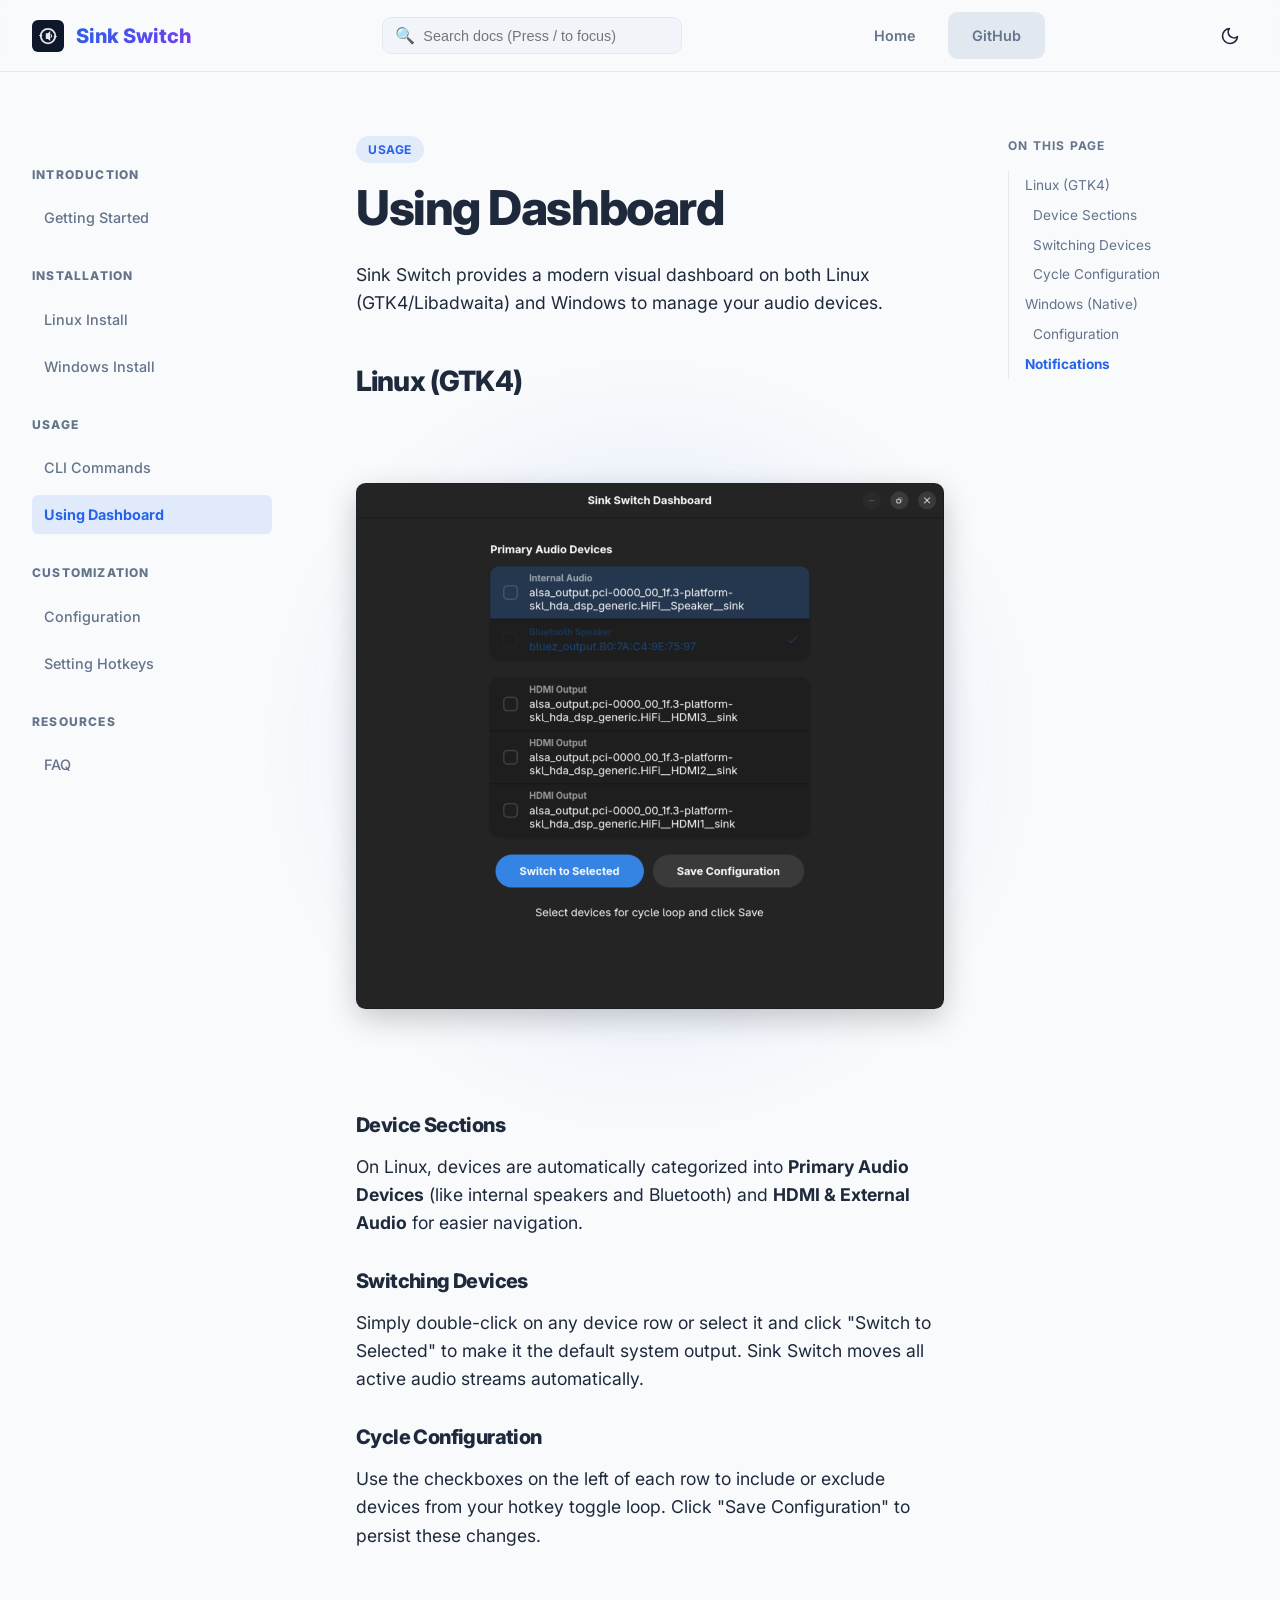
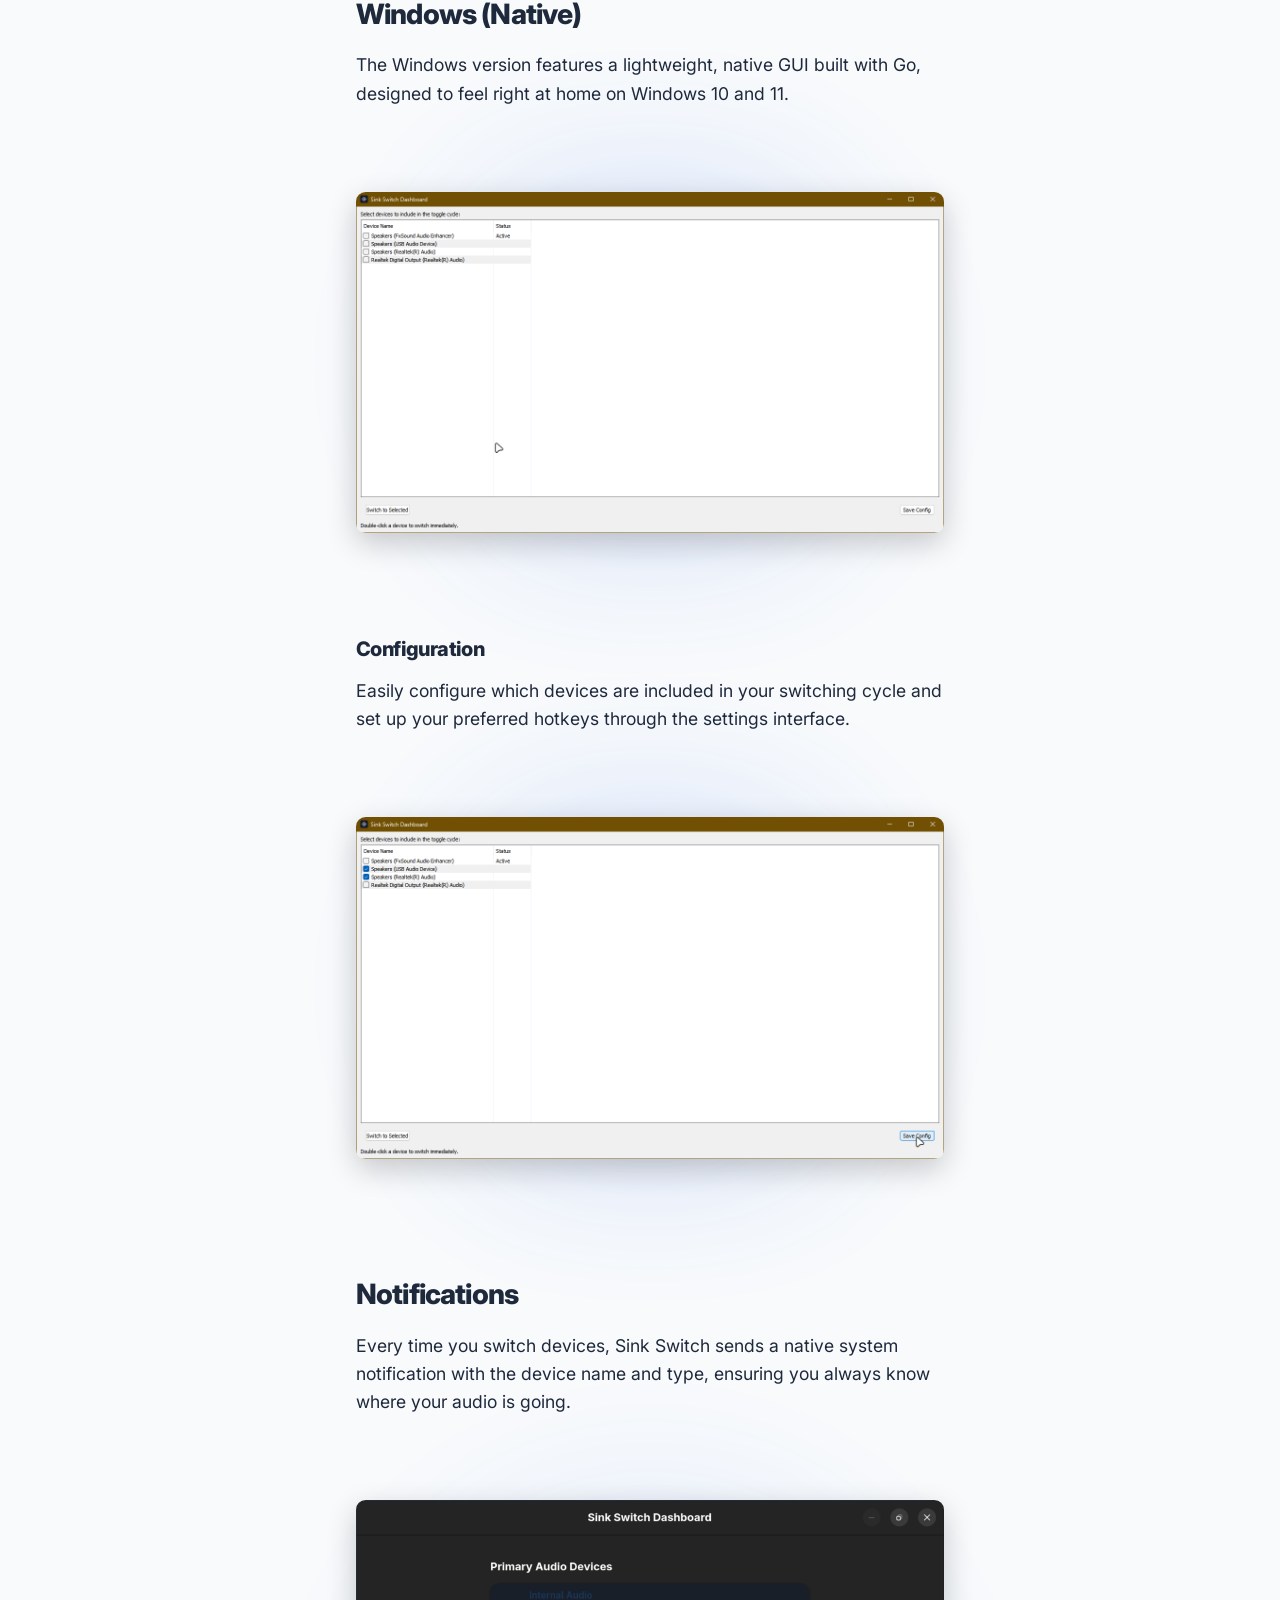
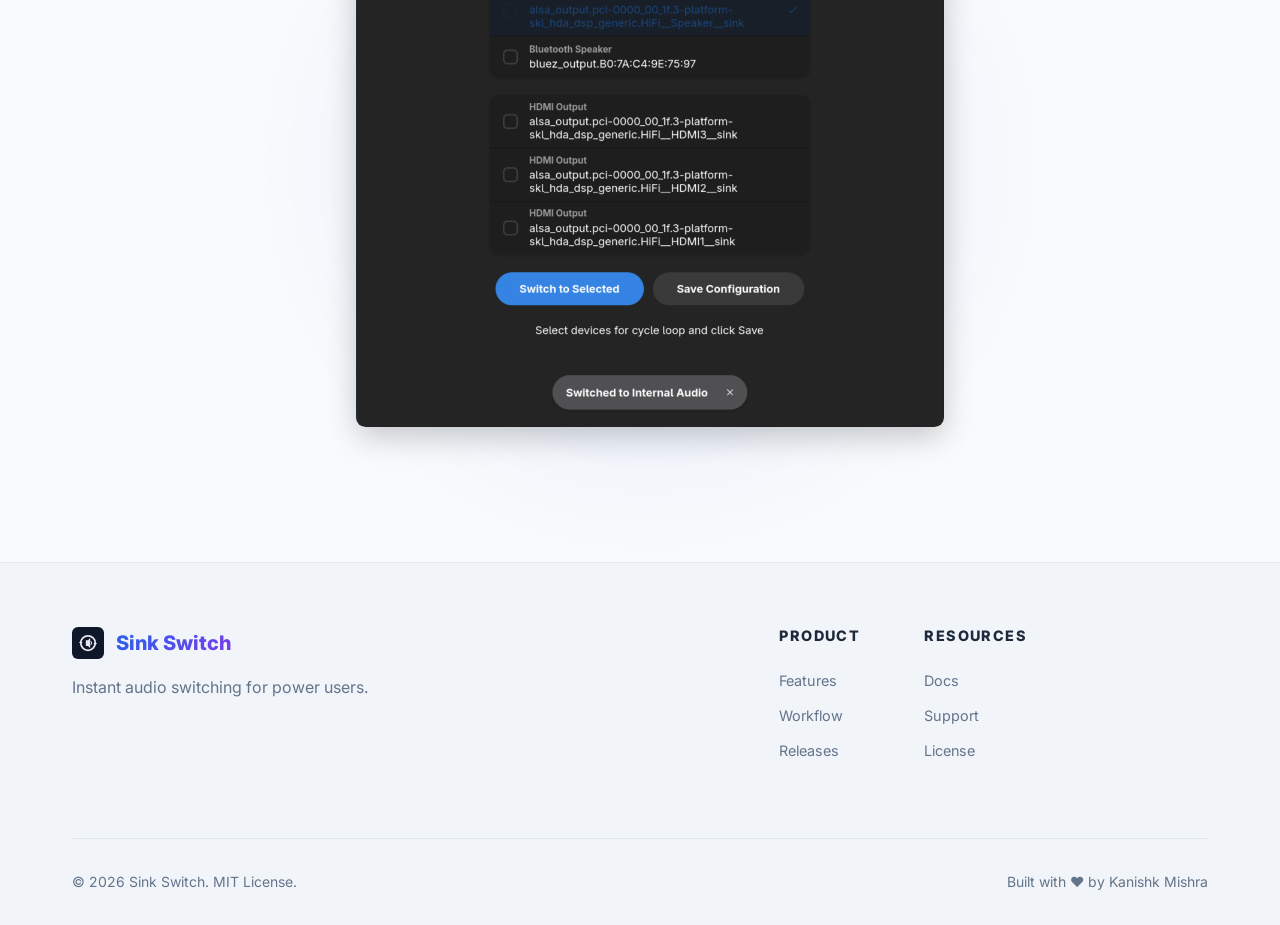
<file: site/docs/usage/dashboard.html>
<!DOCTYPE html>
<html lang="en">
<head>
    <meta charset="UTF-8">
    <meta name="viewport" content="width=device-width, initial-scale=1.0">
    <title>Using Dashboard - Sink Switch Docs</title>
    <link rel="icon" type="image/svg+xml" href="../../assets/logo.svg" class="favicon">
    <link rel="preconnect" href="https://fonts.googleapis.com">
    <link rel="preconnect" href="https://fonts.gstatic.com" crossorigin>
    <link href="https://fonts.googleapis.com/css2?family=Inter:wght@400;600;700;800&family=JetBrains+Mono&display=swap" rel="stylesheet">
    <link rel="stylesheet" href="../../style.css">
    <link rel="stylesheet" href="../docs-style.css">
    <script>
        (function() {
            const theme = localStorage.getItem('theme') || (window.matchMedia('(prefers-color-scheme: dark)').matches ? 'dark' : 'light');
            if (theme === 'dark') document.documentElement.classList.add('dark-theme');
        })();
    </script>
</head>
<body class="docs-body">
    <header>
        <div class="container nav-container">
            <button id="mobile-menu-btn" class="mobile-menu-btn" aria-label="Open Menu">
                <svg xmlns="http://www.w3.org/2000/svg" width="24" height="24" viewBox="0 0 24 24" fill="none" stroke="currentColor" stroke-width="2" stroke-linecap="round" stroke-linejoin="round"><line x1="3" y1="12" x2="21" y2="12"></line><line x1="3" y1="6" x2="21" y2="6"></line><line x1="3" y1="18" x2="21" y2="18"></line></svg>
            </button>
            <div class="logo">
                <a href="../../index.html" class="logo">
                    <img src="../../assets/logo.svg" alt="Sink Switch Logo" class="logo-img">
                    <span class="logo-text">Sink Switch</span>
                </a>
            </div>
            <div class="docs-search-container">
                <span class="search-icon">🔍</span>
                <input type="text" class="docs-search-input" id="docs-search" placeholder="Search docs (Press / to focus)">
            </div>
            <nav class="desktop-nav">
                <a href="../../index.html">Home</a>
                <a href="https://github.com/KanishkMishra143/Sink-Switch/" class="btn btn-secondary">GitHub</a>
            </nav>
            <button id="theme-toggle" aria-label="Toggle Theme">
                <svg class="sun-icon" xmlns="http://www.w3.org/2000/svg" width="20" height="20" viewBox="0 0 24 24" fill="none" stroke="currentColor" stroke-width="2" stroke-linecap="round" stroke-linejoin="round"><circle cx="12" cy="12" r="5"/><line x1="12" y1="1" x2="12" y2="3"/><line x1="12" y1="21" x2="12" y2="23"/><line x1="4.22" y1="4.22" x2="5.64" y2="5.64"/><line x1="18.36" y1="18.36" x2="19.78" y2="19.78"/><line x1="1" y1="12" x2="3" y2="12"/><line x1="21" y1="12" x2="23" y2="12"/><line x1="4.22" y1="19.78" x2="5.64" y2="18.36"/><line x1="18.36" y1="5.64" x2="19.78" y2="4.22"/></svg>
                <svg class="moon-icon" xmlns="http://www.w3.org/2000/svg" width="20" height="20" viewBox="0 0 24 24" fill="none" stroke="currentColor" stroke-width="2" stroke-linecap="round" stroke-linejoin="round"><path d="M21 12.79A9 9 0 1 1 11.21 3 7 7 0 0 0 21 12.79z"/></svg>
            </button>
        </div>
    </header>

    <div id="search-modal" class="search-modal">
        <div class="search-modal-content">
            <div class="search-results-list" id="search-results"></div>
        </div>
    </div>

    <div class="docs-container">
        <aside class="docs-sidebar">
            <nav class="sidebar-nav">
                <h4>Introduction</h4>
                <ul>
                    <li><a href="../getting-started/index.html">Getting Started</a></li>
                </ul>
                <h4>Installation</h4>
                <ul>
                    <li><a href="../installation/index.html">Linux Install</a></li>
                    <li><a href="../installation/windows.html">Windows Install</a></li>
                </ul>
                <h4>Usage</h4>
                <ul>
                    <li><a href="index.html">CLI Commands</a></li>
                    <li><a href="dashboard.html" class="active">Using Dashboard</a></li>
                </ul>
                <h4>Customization</h4>
                <ul>
                    <li><a href="../configuration/index.html">Configuration</a></li>
                    <li><a href="../configuration/hotkeys.html">Setting Hotkeys</a></li>
                </ul>
                <h4>Resources</h4>
                <ul>
                    <li><a href="../faq/index.html">FAQ</a></li>
                </ul>
            </nav>
        </aside>

        <main class="docs-content">
            <span class="badge">Usage</span>
            <h1>Using Dashboard</h1>
            <p>Sink Switch provides a modern visual dashboard on both Linux (GTK4/Libadwaita) and Windows to manage your audio devices.</p>

            <h2 id="linux-dashboard">Linux (GTK4)</h2>
            <div class="halo-effect" style="margin: 2rem 0;">
                <img src="../../assets/linux_gui.png" alt="GTK4 Dashboard UI" style="border-radius: var(--radius-md); box-shadow: 0 10px 30px rgba(0,0,0,0.2);">
            </div>

            <h3 id="device-sections">Device Sections</h3>
            <p>On Linux, devices are automatically categorized into <strong>Primary Audio Devices</strong> (like internal speakers and Bluetooth) and <strong>HDMI & External Audio</strong> for easier navigation.</p>

            <h3 id="switching-devices">Switching Devices</h3>
            <p>Simply double-click on any device row or select it and click "Switch to Selected" to make it the default system output. Sink Switch moves all active audio streams automatically.</p>

            <h3 id="cycle-configuration">Cycle Configuration</h3>
            <p>Use the checkboxes on the left of each row to include or exclude devices from your hotkey toggle loop. Click "Save Configuration" to persist these changes.</p>

            <h2 id="windows-dashboard">Windows (Native)</h2>
            <p>The Windows version features a lightweight, native GUI built with Go, designed to feel right at home on Windows 10 and 11.</p>
            
            <div class="halo-effect" style="margin: 2rem 0;">
                <img src="../../assets/sink_switch_gui.png" alt="Windows Dashboard UI" style="border-radius: var(--radius-md); box-shadow: 0 10px 30px rgba(0,0,0,0.2);">
            </div>

            <h3 id="windows-configuration">Configuration</h3>
            <p>Easily configure which devices are included in your switching cycle and set up your preferred hotkeys through the settings interface.</p>
            
            <div class="halo-effect" style="margin: 2rem 0;">
                <img src="../../assets/sink_switch_configuration.png" alt="Windows Configuration UI" style="border-radius: var(--radius-md); box-shadow: 0 10px 30px rgba(0,0,0,0.2);">
            </div>

            <h2 id="notifications">Notifications</h2>
            <p>Every time you switch devices, Sink Switch sends a native system notification with the device name and type, ensuring you always know where your audio is going.</p>
            <div class="halo-effect" style="margin: 2rem 0;">
                <img src="../../assets/linux_switched_to_internal_audio.png" alt="Linux Notification" style="border-radius: var(--radius-md); box-shadow: 0 10px 30px rgba(0,0,0,0.2);">
            </div>
        </main>

        <aside class="docs-navigator">
            <div class="navigator-title">On This Page</div>
            <ul class="navigator-list" id="navigator-list"></ul>
        </aside>
    </div>

    <footer class="docs-footer">
        <div class="container">
            <div class="footer-grid">
                <div class="footer-brand">
                    <div class="logo">
                        <img src="../../assets/logo.svg" alt="Sink Switch Logo" class="logo-img">
                        <span class="logo-text">Sink Switch</span>
                    </div>
                    <p>Instant audio switching for power users.</p>
                </div>
                <div class="footer-links">
                    <div class="link-group">
                        <h4>Product</h4>
                        <a href="../../index.html#features">Features</a>
                        <a href="../../index.html#how-it-works">Workflow</a>
                        <a href="https://github.com/KanishkMishra143/Sink-Switch">Releases</a>
                    </div>
                    <div class="link-group">
                        <h4>Resources</h4>
                        <a href="../getting-started/index.html">Docs</a>
                        <a href="https://github.com/KanishkMishra143/Sink-Switch/issues">Support</a>
                        <a href="https://github.com/KanishkMishra143/Sink-Switch/blob/master/LICENSE">License</a>
                    </div>
                </div>
            </div>
            <div class="footer-bottom">
                <p>&copy; 2026 Sink Switch. MIT License.</p>
                <p>Built with ❤️ by Kanishk Mishra</p>
            </div>
        </div>
    </footer>

    <script src="../../script.js"></script>
    <script src="../docs-script.js"></script>
</body>
</html>
</file>
<file: site/style.css>
:root {
    /* Colors - Light Mode (Tonal Azure & Midnight Slate) */
    --surface: #f8fafc;
    --surface-low: #f1f5f9;
    --surface-lowest: #ffffff;
    --surface-high: #e2e8f0;
    --on-surface: #1e293b;
    --on-surface-muted: #64748b;
    
    --primary: #2563eb;
    --primary-container: rgba(37, 99, 235, 0.1);
    --on-primary: #ffffff;
    
    --secondary: #0d9488;
    --secondary-container: rgba(13, 148, 136, 0.1);
    
    --tertiary: #7c3aed;
    --tertiary-container: rgba(124, 58, 237, 0.1);

    /* Geometry */
    --radius-sm: 0.4rem;
    --radius-md: 0.6rem;
    --radius-lg: 1rem;

    /* Spacing */
    --space-sm: 0.75rem;
    --space-md: 1.25rem;
    --space-lg: 2rem;
    --space-xl: 4rem;

    --container-max: 1200px;
    --header-height: 72px;
    
    --transition: 0.3s cubic-bezier(0.4, 0, 0.2, 1);
}

.dark-theme {
    --surface: #0b0f1a;
    --surface-low: #161e2e;
    --surface-lowest: #05070a;
    --surface-high: #1e293b;
    --on-surface: #f1f5f9;
    --on-surface-muted: #94a3b8;
    
    --primary: #60a5fa;
    --primary-container: rgba(96, 165, 250, 0.15);
    
    --secondary: #2dd4bf;
    --secondary-container: rgba(45, 212, 191, 0.15);
}

/* Reset & Base */
* {
    margin: 0;
    padding: 0;
    box-sizing: border-box;
}

html {
    scroll-behavior: smooth;
}

body {
    font-family: 'Inter', -apple-system, BlinkMacSystemFont, sans-serif;
    background-color: var(--surface);
    color: var(--on-surface);
    line-height: 1.6;
    overflow-x: hidden;
}

h1, h2, h3, h4 {
    font-weight: 800;
    letter-spacing: -0.03em;
    line-height: 1.2;
}

a {
    text-decoration: none;
    color: inherit;
    transition: var(--transition);
}

img {
    max-width: 100%;
    height: auto;
    display: block;
}

.container {
    max-width: var(--container-max);
    margin: 0 auto;
    padding: 0 var(--space-lg);
}

.section-spacing {
    padding: var(--space-xl) 0;
}

.bg-low { background-color: var(--surface-low); }
.bg-primary { background-color: var(--primary); }

.center { text-align: center; }
.text-white { color: #ffffff; }
.text-white-muted { color: rgba(255, 255, 255, 0.8); }

/* Badge */
.badge {
    display: inline-block;
    padding: 0.25rem 0.75rem;
    background: var(--primary-container);
    color: var(--primary);
    border-radius: 100px;
    font-size: 0.75rem;
    font-weight: 700;
    text-transform: uppercase;
    letter-spacing: 0.05em;
    margin-bottom: 1rem;
}

/* Buttons */
.btn {
    display: inline-flex;
    align-items: center;
    justify-content: center;
    padding: 0.75rem 1.5rem;
    border-radius: var(--radius-md);
    font-weight: 700;
    cursor: pointer;
    transition: var(--transition);
    border: none;
}

.btn-primary {
    background: linear-gradient(135deg, var(--primary), #4f46e5);
    color: white;
}

.btn-primary:hover {
    transform: translateY(-2px);
    box-shadow: 0 8px 20px rgba(37, 99, 235, 0.3);
}

.btn-secondary {
    background: var(--surface-high);
    color: var(--on-surface);
}

.btn-outline {
    border: 2px solid var(--surface-high);
}

.btn-outline:hover {
    background: var(--surface-high);
}

.btn-white {
    background: white;
    color: var(--primary);
}

.btn-white-outline {
    border: 2px solid rgba(255, 255, 255, 0.3);
    color: white;
}

/* Header */
header {
    position: sticky;
    top: 0;
    z-index: 100;
    height: var(--header-height);
    background: rgba(248, 250, 252, 0.85);
    backdrop-filter: blur(24px);
    border-bottom: 1px solid var(--surface-high);
    transition: var(--transition);
}

.dark-theme header {
    background: rgba(11, 15, 26, 0.85);
}

.nav-container {
    display: flex;
    align-items: center;
    justify-content: space-between;
    height: 100%;
}

.logo {
    display: flex;
    align-items: center;
    gap: 0.75rem;
}

.logo-img {
    height: 32px;
    width: 32px;
}

.logo-text {
    font-size: 1.25rem;
    font-weight: 800;
    background: linear-gradient(135deg, var(--primary), var(--tertiary));
    -webkit-background-clip: text;
    -webkit-text-fill-color: transparent;
}

.desktop-nav {
    display: flex;
    align-items: center;
    gap: 2rem;
}

.desktop-nav a {
    font-weight: 600;
    font-size: 0.9rem;
    color: var(--on-surface-muted);
}

.desktop-nav a:hover {
    color: var(--primary);
}

#theme-toggle {
    background: none;
    border: none;
    color: var(--on-surface);
    cursor: pointer;
    padding: 0.5rem;
    display: flex;
    align-items: center;
    justify-content: center;
}

.sun-icon { display: none; }
.dark-theme .sun-icon { display: block; }
.dark-theme .moon-icon { display: none; }

#mobile-menu-toggle {
    display: none;
    background: none;
    border: none;
    cursor: pointer;
    flex-direction: column;
    gap: 5px;
    padding: 8px;
    z-index: 1001;
}

#mobile-menu-toggle span {
    display: block;
    width: 24px;
    height: 2px;
    background: var(--on-surface);
    transition: var(--transition);
}

#mobile-menu-toggle.active span:nth-child(1) {
    transform: translateY(7px) rotate(45deg);
}

#mobile-menu-toggle.active span:nth-child(2) {
    opacity: 0;
}

#mobile-menu-toggle.active span:nth-child(3) {
    transform: translateY(-7px) rotate(-45deg);
}

.mobile-overlay {
    display: none;
    position: fixed;
    top: 0;
    left: 0;
    width: 100%;
    height: 100%;
    background: rgba(11, 15, 26, 0.5);
    backdrop-filter: blur(8px);
    z-index: 999;
}

.mobile-overlay.active {
    display: block;
}

/* Hero */
.hero .container {
    display: grid;
    grid-template-columns: 1fr 1fr;
    gap: var(--space-xl);
    align-items: center;
}

.hero-headline {
    font-size: 4rem;
    margin-bottom: 1.5rem;
}

.accent-text {
    background: linear-gradient(135deg, var(--primary), var(--secondary));
    -webkit-background-clip: text;
    -webkit-text-fill-color: transparent;
}

.hero-subheadline {
    font-size: 1.25rem;
    color: var(--on-surface-muted);
    margin-bottom: 2.5rem;
    max-width: 500px;
}

.hero-ctas {
    display: flex;
    gap: 1rem;
}

.hero-visual {
    position: relative;
}

.hero-image {
    border-radius: var(--radius-md);
    box-shadow: 0 20px 40px rgba(0,0,0,0.1);
    z-index: 2;
    position: relative;
}

.halo-effect {
    position: relative;
    display: inline-block; /* Ensure it wraps around the image */
    width: 100%;
}

.halo-effect::after {
    content: '';
    position: absolute;
    top: 50%;
    left: 50%;
    transform: translate(-50%, -50%);
    width: 120%; /* Slightly larger than the image for a halo effect */
    height: 120%;
    background: radial-gradient(circle, var(--primary) 0%, transparent 70%);
    filter: blur(50px);
    opacity: 0.2;
    z-index: -1;
    pointer-events: none;
}

/* Problem Section */
.section-header {
    margin-bottom: 3rem;
}

.section-header h2 {
    font-size: 2.5rem;
    margin-bottom: 1rem;
}

.section-header p {
    color: var(--on-surface-muted);
    font-size: 1.1rem;
    max-width: 600px;
}

.section-header.center p {
    margin: 0 auto;
}

.problem-grid {
    display: grid;
    grid-template-columns: 1fr 1fr;
    gap: var(--space-lg);
}

.problem-card {
    background: var(--surface-lowest);
    padding: var(--space-lg);
    border-radius: var(--radius-md);
    transition: var(--transition);
}

.problem-card .icon {
    font-size: 2rem;
    margin-bottom: 1rem;
}

/* Features Grid */
.features-grid {
    display: grid;
    grid-template-columns: repeat(auto-fit, minmax(250px, 1fr));
    gap: var(--space-md);
}

.feature-card {
    background: var(--surface-low);
    padding: var(--space-lg);
    border-radius: var(--radius-md);
    border-top: 4px solid var(--primary);
    transition: var(--transition);
}

.feature-card:hover {
    transform: translateY(-4px);
    background: var(--surface-lowest);
    box-shadow: 0 12px 24px rgba(0,0,0,0.05);
}

.feature-card.accent-primary { border-top-color: var(--primary); }
.feature-card.accent-secondary { border-top-color: var(--secondary); }
.feature-card.accent-tertiary { border-top-color: var(--tertiary); }

/* Steps */
.steps-grid {
    display: grid;
    grid-template-columns: repeat(3, 1fr);
    gap: var(--space-lg);
}

.step {
    text-align: center;
}

.step-num {
    width: 48px;
    height: 48px;
    background: var(--primary);
    color: white;
    border-radius: 50%;
    display: flex;
    align-items: center;
    justify-content: center;
    font-weight: 800;
    margin: 0 auto 1.5rem;
}

/* Screenshots */
.screenshots-grid {
    display: grid;
    grid-template-columns: 1.5fr 1fr;
    grid-template-rows: auto auto;
    gap: var(--space-lg);
}

.screenshot-item:first-child {
    grid-row: span 2;
}

.screenshot-item img {
    border-radius: var(--radius-md);
    box-shadow: 0 10px 30px rgba(0,0,0,0.1);
    margin-bottom: 1rem;
}

.caption {
    font-size: 0.875rem;
    color: var(--on-surface-muted);
    font-weight: 600;
}

/* Tech Section */
.tech-grid {
    display: grid;
    grid-template-columns: 1fr 1.2fr;
    gap: var(--space-xl);
    align-items: center;
}

.tech-list {
    list-style: none;
    margin-top: 2rem;
}

.tech-list li {
    display: flex;
    align-items: center;
    gap: 0.75rem;
    margin-bottom: 0.75rem;
    font-weight: 600;
}

.tech-list li::before {
    content: '✓';
    color: var(--secondary);
    font-weight: 800;
}

.code-img {
    border-radius: var(--radius-md);
    box-shadow: 0 20px 40px rgba(0,0,0,0.15);
}

/* Docs Grid */
.docs-grid {
    display: grid;
    grid-template-columns: repeat(auto-fit, minmax(200px, 1fr));
    gap: var(--space-md);
}

.docs-card {
    background: var(--surface-lowest);
    padding: var(--space-md);
    border-radius: var(--radius-md);
    border: 1px solid transparent;
}

.docs-card:hover {
    border-color: var(--primary);
}

/* Creator Card */
.creator-card {
    display: flex;
    background: var(--surface-low);
    border-radius: var(--radius-lg);
    overflow: hidden;
    max-width: 800px;
    margin: 0 auto;
}

.creator-image {
    width: 300px;
    flex-shrink: 0;
}

.creator-image img {
    width: 100%;
    height: 100%;
    object-fit: cover;
}

.creator-info {
    padding: var(--space-lg);
}

.social-links {
    display: flex;
    gap: 1.5rem;
    margin-top: 1.5rem;
}

.social-links a {
    font-weight: 700;
    color: var(--primary);
}

/* Footer */
footer {
    padding: var(--space-xl) 0 var(--space-lg);
    border-top: 1px solid var(--surface-high);
}

.footer-grid {
    display: grid;
    grid-template-columns: 2fr 1fr;
    gap: var(--space-xl);
    margin-bottom: var(--space-xl);
}

.footer-links {
    display: flex;
    gap: var(--space-xl);
}

.link-group h4 {
    margin-bottom: 1.5rem;
    font-size: 0.9rem;
    text-transform: uppercase;
    letter-spacing: 0.05em;
}

.link-group a {
    display: block;
    margin-bottom: 0.75rem;
    color: var(--on-surface-muted);
    font-size: 0.9rem;
}

.footer-bottom {
    display: flex;
    justify-content: space-between;
    padding-top: var(--space-lg);
    border-top: 1px solid var(--surface-high);
    color: var(--on-surface-muted);
    font-size: 0.875rem;
}

/* Final CTA Section */
.final-cta .hero-ctas {
    justify-content: center;
    margin-top: 2rem;
}

/* Mobile */
@media (max-width: 992px) {
    .hero .container, .tech-grid, .footer-grid {
        grid-template-columns: 1fr;
        gap: var(--space-lg);
    }
    
    .hero-headline { font-size: 3rem; }
    
    .creator-card { flex-direction: column; }
    .creator-image { width: 100%; height: 300px; }
}

@media (max-width: 768px) {
    .desktop-nav {
        display: none;
        position: fixed;
        top: 0;
        right: 0;
        bottom: 0;
        left: 0;
        background: var(--surface);
        flex-direction: column;
        justify-content: center;
        align-items: center;
        z-index: 1000;
        gap: 2rem;
        padding: 2rem;
    }

    .desktop-nav.active {
        display: flex;
    }

    .desktop-nav a {
        font-size: 1.5rem;
        color: var(--on-surface) !important; /* Force visibility */
        font-weight: 700;
        width: 100%;
        text-align: center;
    }

    .desktop-nav a.btn {
        width: auto;
        padding: 1rem 2.5rem;
    }
    
    #mobile-menu-toggle {
        display: flex;
    }
    
    .problem-grid, .steps-grid, .screenshots-grid {
        grid-template-columns: 1fr;
    }
    
    .screenshot-item:first-child { grid-row: auto; }
}
</file>
<file: site/docs/docs-style.css>
/* Documentation Specific Styles */
:root {
    --sidebar-width: 260px;
    --navigator-width: 240px;
    --header-height: 72px;
}

.docs-body {
    background-color: var(--surface);
    display: flex;
    flex-direction: column;
    min-height: 100vh;
}

/* Header Adjustments */
.nav-container {
    max-width: 1400px;
}

.docs-search-container {
    position: relative;
    width: 300px;
    margin: 0 1.5rem;
}

.docs-search-input {
    width: 100%;
    padding: 0.6rem 1rem 0.6rem 2.5rem;
    background: var(--surface-low);
    border: 1px solid var(--surface-high);
    border-radius: var(--radius-md);
    color: var(--on-surface);
    font-size: 0.9rem;
    transition: var(--transition);
}

.docs-search-input:focus {
    outline: none;
    border-color: var(--primary);
    background: var(--surface-lowest);
    box-shadow: 0 0 0 4px var(--primary-container);
}

.search-icon {
    position: absolute;
    left: 0.8rem;
    top: 50%;
    transform: translateY(-50%);
    color: var(--on-surface-muted);
    pointer-events: none;
}

/* Mobile Menu Toggle */
.mobile-menu-btn {
    display: none;
    background: none;
    border: none;
    color: var(--on-surface);
    cursor: pointer;
    padding: 0.5rem;
    margin-right: 0.5rem;
}

.sidebar-overlay {
    display: none;
    position: fixed;
    top: 0;
    left: 0;
    width: 100%;
    height: 100%;
    background: rgba(11, 15, 26, 0.5);
    backdrop-filter: blur(4px);
    z-index: 900;
}

.sidebar-overlay.active {
    display: block;
}

/* Docs Container Layout */
.docs-container {
    display: grid;
    grid-template-columns: var(--sidebar-width) 1fr var(--navigator-width);
    gap: var(--space-xl);
    max-width: 1400px;
    margin: 0 auto;
    padding: var(--space-xl) var(--space-lg);
    width: 100%;
    position: relative;
}

/* Sidebar */
.docs-sidebar {
    position: sticky;
    top: var(--header-height);
    height: calc(100vh - var(--header-height));
    overflow-y: auto;
    padding: var(--space-lg) var(--space-md) var(--space-xl) 0;
    scrollbar-width: thin;
    scrollbar-color: var(--surface-high) transparent;
}

.docs-sidebar::-webkit-scrollbar {
    width: 4px;
}

.docs-sidebar::-webkit-scrollbar-track {
    background: transparent;
}

.docs-sidebar::-webkit-scrollbar-thumb {
    background-color: var(--surface-high);
    border-radius: 20px;
}

.sidebar-nav h4 {
    font-size: 0.75rem;
    text-transform: uppercase;
    letter-spacing: 0.1em;
    color: var(--on-surface-muted);
    margin-bottom: 1rem;
    margin-top: 2rem;
}

.sidebar-nav h4:first-child { margin-top: 0; }

.sidebar-nav ul {
    list-style: none;
}

.sidebar-nav li {
    margin-bottom: 0.5rem;
}

.sidebar-nav a {
    display: block;
    padding: 0.5rem 0.75rem;
    border-radius: var(--radius-sm);
    font-size: 0.9rem;
    font-weight: 500;
    color: var(--on-surface-muted);
}

.sidebar-nav a:hover {
    background: var(--surface-low);
    color: var(--primary);
}

.sidebar-nav a.active {
    background: var(--primary-container);
    color: var(--primary);
    font-weight: 700;
}

/* Main Content */
.docs-content {
    max-width: 800px;
    width: 100%;
    min-width: 0; /* Prevents flex/grid overflow */
}

.docs-content h1 {
    font-size: clamp(2rem, 5vw, 3rem);
    margin-bottom: 1.5rem;
}

.docs-content h2 {
    font-size: clamp(1.5rem, 4vw, 1.75rem);
    margin-top: 3rem;
    margin-bottom: 1.25rem;
    scroll-margin-top: 100px;
}

.docs-content h3 {
    font-size: 1.25rem;
    margin-top: 2rem;
    margin-bottom: 1rem;
    scroll-margin-top: 100px;
}

.docs-content p {
    margin-bottom: 1.25rem;
    font-size: 1.1rem;
    color: var(--on-surface);
}

.docs-content ul, .docs-content ol {
    margin-bottom: 1.5rem;
    padding-left: 1.5rem;
}

.docs-content li {
    margin-bottom: 0.5rem;
}

.docs-content img {
    border-radius: var(--radius-md);
    margin: 2rem 0;
    max-width: 100%;
    height: auto;
}

/* Responsive Tables */
.docs-content table {
    width: 100%;
    border-collapse: collapse;
    margin: 1.5rem 0;
    font-size: 0.95rem;
}

.docs-content th, .docs-content td {
    padding: 0.75rem;
    border: 1px solid var(--surface-high);
    text-align: left;
}

.docs-content th {
    background: var(--surface-low);
    font-weight: 700;
}

.table-wrapper {
    overflow-x: auto;
    margin: 1.5rem 0;
}

/* Code Blocks */
pre {
    background: var(--surface-low);
    padding: var(--space-md);
    border-radius: var(--radius-md);
    overflow-x: auto;
    margin: 1.5rem 0;
    border-left: 4px solid var(--primary);
}

code {
    font-family: 'JetBrains Mono', monospace;
    font-size: 0.9rem;
    background: var(--surface-low);
    padding: 0.2rem 0.4rem;
    border-radius: 4px;
}

pre code {
    padding: 0;
    background: none;
}

/* Navigator (On This Page) */
.docs-navigator {
    position: sticky;
    top: calc(var(--header-height) + var(--space-lg));
    height: fit-content;
}

.navigator-title {
    font-size: 0.75rem;
    text-transform: uppercase;
    letter-spacing: 0.1em;
    color: var(--on-surface-muted);
    margin-bottom: 1rem;
    font-weight: 700;
}

.navigator-list {
    list-style: none;
    border-left: 1px solid var(--surface-high);
}

.navigator-list li {
    padding-left: 1rem;
}

.navigator-list a {
    display: block;
    padding: 0.25rem 0;
    font-size: 0.85rem;
    color: var(--on-surface-muted);
}

.navigator-list a:hover {
    color: var(--primary);
}

/* Search Modal */
.search-modal {
    display: none;
    position: fixed;
    top: 0;
    left: 0;
    width: 100%;
    height: 100%;
    background: rgba(11, 15, 26, 0.7);
    backdrop-filter: blur(8px);
    z-index: 1000;
}

.search-modal-container {
    max-width: 600px;
    width: 90%;
    margin: 100px auto;
    background: var(--surface);
    border-radius: var(--radius-lg);
    border: 1px solid var(--surface-high);
    box-shadow: 0 25px 50px -12px rgba(0, 0, 0, 0.5);
    overflow: hidden;
    animation: modalFadeIn 0.2s ease-out;
}

@keyframes modalFadeIn {
    from { opacity: 0; transform: translateY(-20px); }
    to { opacity: 1; transform: translateY(0); }
}

.search-modal-header {
    padding: 1.25rem;
    border-bottom: 1px solid var(--surface-high);
    display: flex;
    align-items: center;
    gap: 1rem;
}

.modal-search-input {
    flex: 1;
    background: transparent;
    border: none;
    color: var(--on-surface);
    font-size: 1.1rem;
    font-family: inherit;
    outline: none;
}

.search-modal-body {
    max-height: 450px;
    overflow-y: auto;
    padding: 0.5rem;
}

.search-results-group-title {
    font-size: 0.75rem;
    text-transform: uppercase;
    letter-spacing: 0.05em;
    color: var(--primary);
    padding: 1rem 0.75rem 0.5rem;
    font-weight: 700;
}

.search-result-item {
    padding: 0.75rem 1rem;
    border-radius: var(--radius-md);
    cursor: pointer;
    transition: var(--transition);
    display: flex;
    flex-direction: column;
    gap: 0.25rem;
}

.search-result-item:hover, .search-result-item.selected {
    background: var(--primary-container);
}

.search-result-item h4 {
    font-size: 0.95rem;
    margin: 0;
    color: var(--on-surface);
}

.search-result-item p {
    font-size: 0.8rem;
    margin: 0;
    color: var(--on-surface-muted);
    white-space: nowrap;
    overflow: hidden;
    text-overflow: ellipsis;
}

.search-modal-footer {
    padding: 0.75rem 1.25rem;
    background: var(--surface-low);
    border-top: 1px solid var(--surface-high);
    display: flex;
    gap: 1.5rem;
    font-size: 0.7rem;
    color: var(--on-surface-muted);
}

.search-modal-footer kbd {
    background: var(--surface-high);
    padding: 2px 4px;
    border-radius: 4px;
    font-family: var(--font-mono);
}

/* Footer */
.docs-footer {
    border-top: 1px solid var(--surface-high);
    background: var(--surface-low);
    padding: var(--space-xl) 0 var(--space-lg);
    margin-top: auto;
    width: 100%;
}

.docs-footer .footer-grid {
    display: grid;
    grid-template-columns: 1.5fr 1fr;
    gap: var(--space-xl);
    margin-bottom: var(--space-xl);
}

.docs-footer .footer-brand p {
    color: var(--on-surface-muted);
    margin-top: 1rem;
    max-width: 300px;
}

.docs-footer .footer-links {
    display: flex;
    gap: var(--space-xl);
}

.docs-footer h4 {
    margin-bottom: 1.5rem;
    font-size: 0.9rem;
    text-transform: uppercase;
    letter-spacing: 0.1em;
}

.docs-footer .link-group a {
    display: block;
    color: var(--on-surface-muted);
    text-decoration: none;
    margin-bottom: 0.75rem;
    transition: var(--transition);
}

.docs-footer .link-group a:hover {
    color: var(--primary);
}

.docs-footer .footer-bottom {
    border-top: 1px solid var(--surface-high);
    padding-top: var(--space-lg);
    display: flex;
    justify-content: space-between;
    color: var(--on-surface-muted);
    font-size: 0.875rem;
}

/* Breakpoints */

@media (max-width: 1200px) {
    .docs-container {
        grid-template-columns: var(--sidebar-width) 1fr;
        gap: var(--space-lg);
    }
    .docs-navigator {
        display: none;
    }
}

@media (max-width: 992px) {
    .docs-search-container {
        width: 200px;
    }
}

@media (max-width: 768px) {
    .mobile-menu-btn {
        display: block;
    }

    .docs-search-container {
        display: none; /* Hide standard search, maybe add a search button instead */
    }

    .docs-container {
        grid-template-columns: 1fr;
        padding-top: var(--space-lg);
    }

    .docs-sidebar {
        position: fixed;
        left: 0;
        top: 0;
        bottom: 0;
        width: var(--sidebar-width);
        background: var(--surface);
        z-index: 1000;
        padding: 2rem;
        transform: translateX(-100%);
        transition: transform 0.3s ease;
        height: 100vh;
    }

    .docs-sidebar.active {
        transform: translateX(0);
    }

    .docs-footer .footer-grid {
        grid-template-columns: 1fr;
        gap: var(--space-lg);
    }
    
    .docs-footer .footer-links {
        flex-direction: column;
        gap: var(--space-lg);
    }

    .docs-footer .footer-bottom {
        flex-direction: column;
        gap: 0.5rem;
        text-align: center;
    }
}

@media (max-width: 480px) {
    .logo-text {
        display: none;
    }
    
    .docs-content h1 {
        font-size: 2rem;
    }

    .docs-body header .container {
        padding: 0 var(--space-md);
    }
}
</file>
